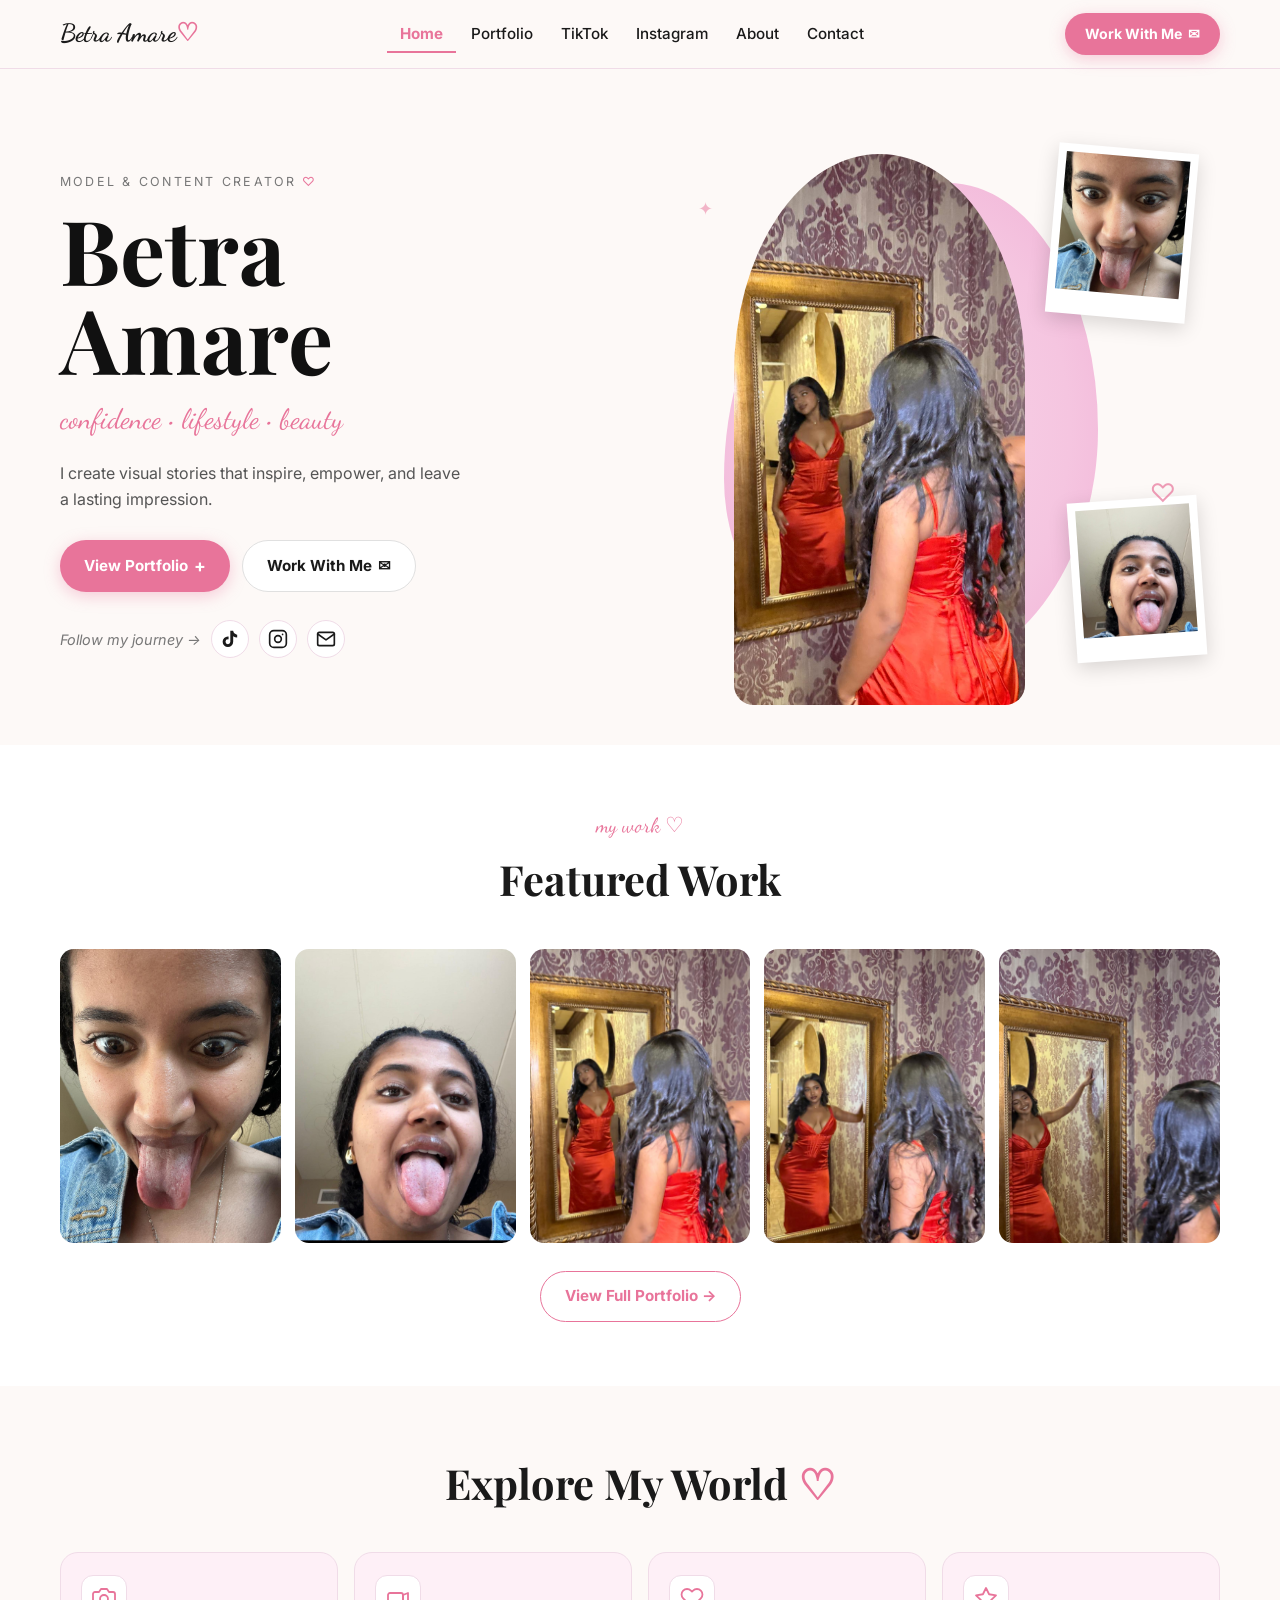
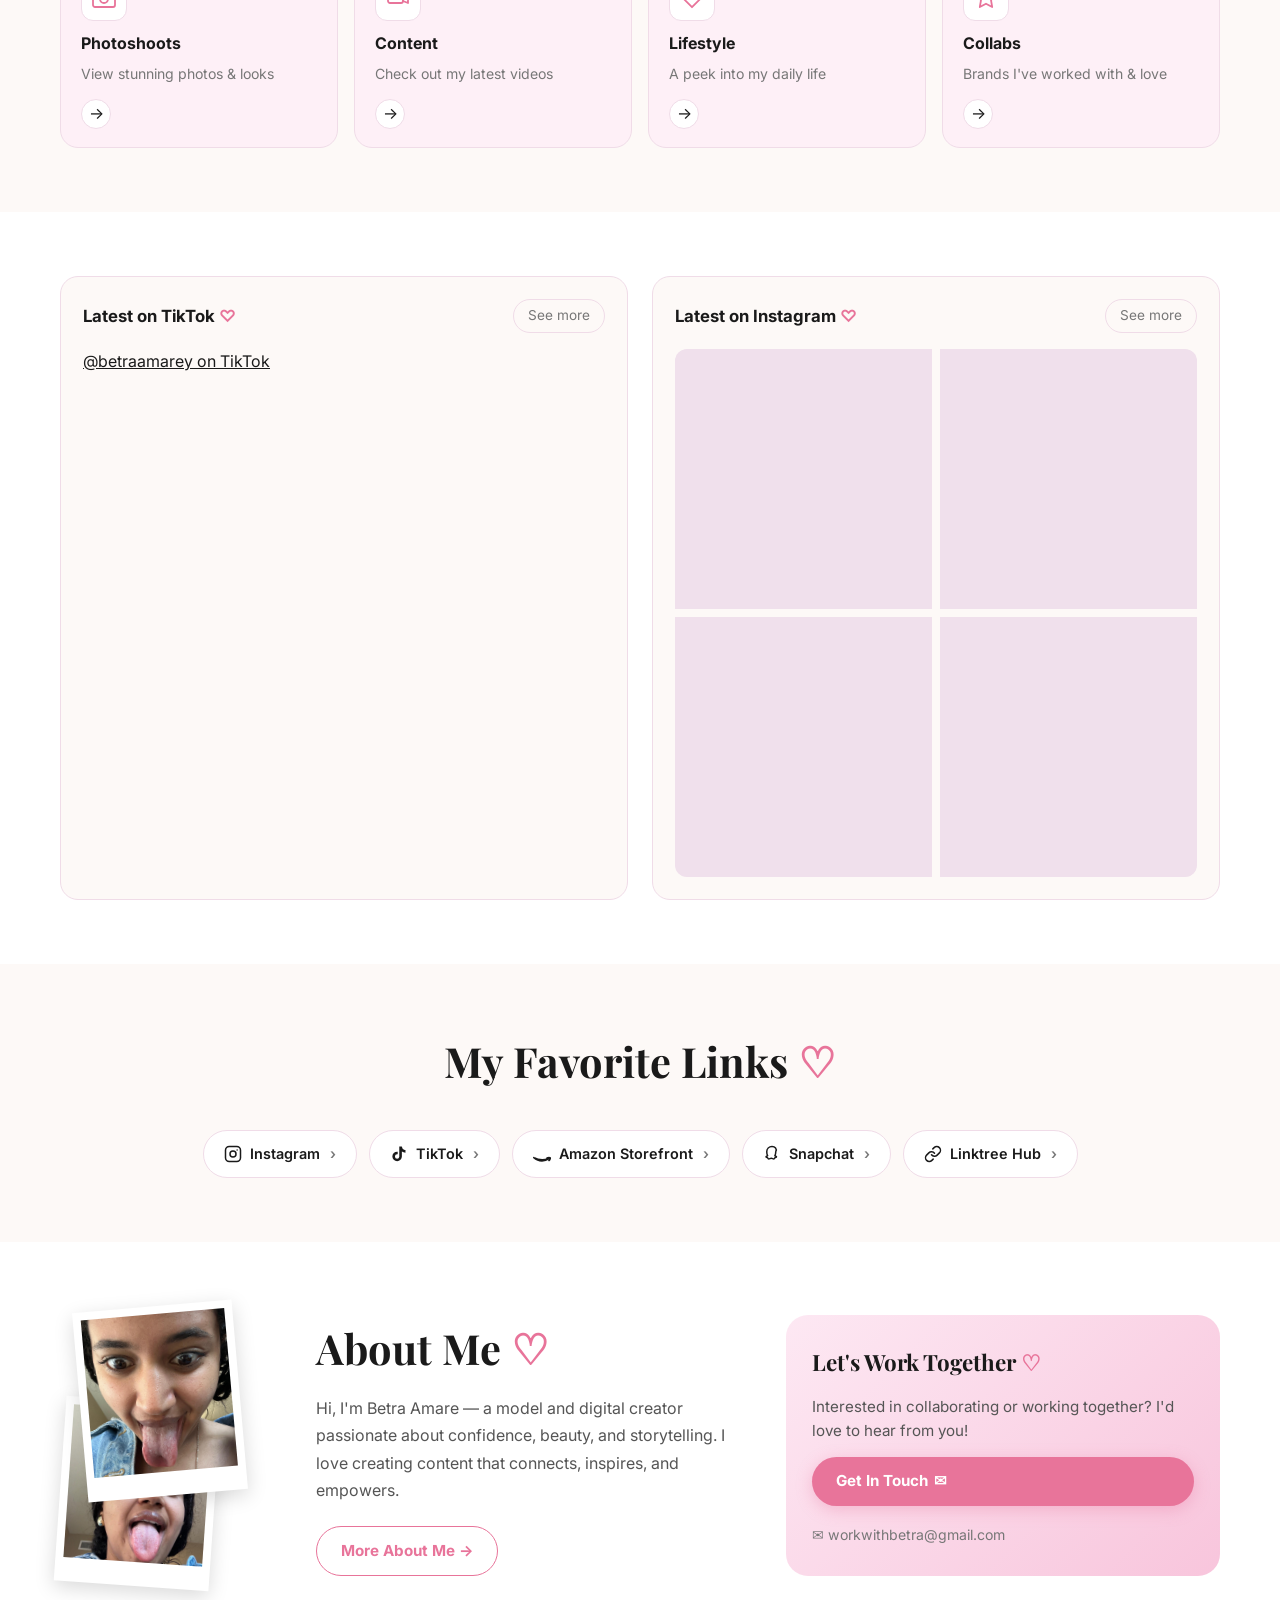
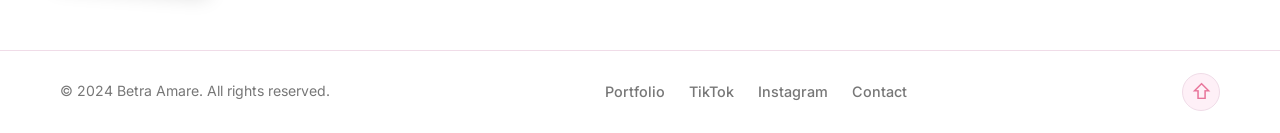
<file: index.html>
<!doctype html>
<html lang="en">
<head>
  <meta charset="UTF-8">
  <meta name="viewport" content="width=device-width, initial-scale=1.0">
  <title>Betra Amare | Model & Content Creator</title>
  <meta name="description" content="Official site of Betra Amare — model, content creator, and lifestyle influencer.">
  <meta property="og:title" content="Betra Amare | Model & Content Creator">
  <meta property="og:description" content="Confidence, lifestyle, and beauty — follow Betra Amare's journey.">
  <meta property="og:image" content="assets/photos/betra-07.jpg">
  <meta property="og:type" content="website">
  <meta name="twitter:card" content="summary_large_image">
  <link rel="preconnect" href="https://fonts.googleapis.com">
  <link rel="preconnect" href="https://fonts.gstatic.com" crossorigin>
  <link href="https://fonts.googleapis.com/css2?family=Dancing+Script:wght@600;700&family=Playfair+Display:wght@700&family=Inter:wght@400;500;600;700;800&display=swap" rel="stylesheet">
  <link rel="stylesheet" href="styles.css">
</head>
<body>

  <!-- NAV -->
  <header class="site-header">
    <div class="container nav-wrap">
      <a class="brand script-font" href="index.html">Betra Amare<span class="heart">&#9825;</span></a>
      <ul class="nav-links">
        <li><a class="active" href="index.html">Home</a></li>
        <li><a href="portfolio.html">Portfolio</a></li>
        <li><a href="tiktok.html">TikTok</a></li>
        <li><a href="instagram.html">Instagram</a></li>
        <li><a href="about.html">About</a></li>
        <li><a href="contact.html">Contact</a></li>
      </ul>
      <a class="btn primary btn-nav" href="contact.html">Work With Me <span class="icon-mail">&#9993;</span></a>
    </div>
  </header>

  <!-- HERO -->
  <section class="hero-section">
    <div class="container hero-container">
      <div class="hero-left" data-reveal>
        <p class="hero-label">MODEL &amp; CONTENT CREATOR <span class="heart">&#9825;</span></p>
        <h1 class="hero-heading">Betra<br>Amare</h1>
        <p class="hero-script">confidence &bull; lifestyle &bull; beauty</p>
        <p class="hero-desc">I create visual stories that inspire, empower, and leave a lasting impression.</p>
        <div class="btn-row hero-btns">
          <a class="btn primary" href="portfolio.html">View Portfolio <span class="plus">+</span></a>
          <a class="btn ghost-dark" href="contact.html">Work With Me <span class="icon-mail">&#9993;</span></a>
        </div>
        <div class="hero-social">
          <span class="follow-text">Follow my journey &#8594;</span>
          <a class="social-icon" href="https://www.tiktok.com/@betraamarey" target="_blank" rel="noopener" aria-label="TikTok">
            <svg width="20" height="20" viewBox="0 0 24 24" fill="currentColor"><path d="M19.59 6.69a4.83 4.83 0 0 1-3.77-4.25V2h-3.45v13.67a2.89 2.89 0 0 1-2.88 2.5 2.89 2.89 0 0 1-2.89-2.89 2.89 2.89 0 0 1 2.89-2.89c.28 0 .54.04.79.1V9.01a6.36 6.36 0 0 0-.79-.05 6.34 6.34 0 0 0-6.34 6.34 6.34 6.34 0 0 0 6.34 6.34 6.34 6.34 0 0 0 6.33-6.34V8.75a8.19 8.19 0 0 0 4.79 1.53V6.83a4.85 4.85 0 0 1-1.02-.14z"/></svg>
          </a>
          <a class="social-icon" href="https://www.instagram.com/betra_amare" target="_blank" rel="noopener" aria-label="Instagram">
            <svg width="20" height="20" viewBox="0 0 24 24" fill="none" stroke="currentColor" stroke-width="2" stroke-linecap="round" stroke-linejoin="round"><rect x="2" y="2" width="20" height="20" rx="5" ry="5"/><circle cx="12" cy="12" r="4"/><circle cx="17.5" cy="6.5" r="1" fill="currentColor" stroke="none"/></svg>
          </a>
          <a class="social-icon" href="mailto:betraamare@icloud.com" aria-label="Email">
            <svg width="20" height="20" viewBox="0 0 24 24" fill="none" stroke="currentColor" stroke-width="2" stroke-linecap="round" stroke-linejoin="round"><path d="M4 4h16c1.1 0 2 .9 2 2v12c0 1.1-.9 2-2 2H4c-1.1 0-2-.9-2-2V6c0-1.1.9-2 2-2z"/><polyline points="22,6 12,13 2,6"/></svg>
          </a>
        </div>
      </div>

      <div class="hero-right">
        <div class="hero-visual">
          <div class="hero-blob"></div>
          <img class="hero-main-img photo-fallback" src="assets/photos/fallback.svg" data-photo="assets/photos/betra-07.jpg" alt="Betra Amare" loading="eager" decoding="async">
          <div class="polaroid polaroid-top">
            <img class="photo-fallback" src="assets/photos/fallback.svg" data-photo="assets/photos/betra-01.jpg" alt="Betra portrait" loading="lazy" decoding="async">
          </div>
          <div class="polaroid polaroid-bottom">
            <img class="photo-fallback" src="assets/photos/fallback.svg" data-photo="assets/photos/betra-02.jpg" alt="Betra portrait" loading="lazy" decoding="async">
          </div>
          <span class="deco deco-heart-1">&#9825;</span>
          <span class="deco deco-sparkle-1">&#10022;</span>
          <span class="deco deco-sparkle-2">&#10022;</span>
        </div>
      </div>
    </div>
  </section>

  <!-- FEATURED WORK -->
  <section class="section featured-section" data-reveal>
    <div class="container">
      <p class="section-label">my work <span class="heart">&#9825;</span></p>
      <h2 class="section-title">Featured Work</h2>
      <div class="work-strip">
        <div class="work-photo"><img class="photo-fallback" src="assets/photos/fallback.svg" data-photo="assets/photos/betra-01.jpg" alt="Featured work 1" loading="lazy" decoding="async"></div>
        <div class="work-photo"><img class="photo-fallback" src="assets/photos/fallback.svg" data-photo="assets/photos/betra-02.jpg" alt="Featured work 2" loading="lazy" decoding="async"></div>
        <div class="work-photo"><img class="photo-fallback" src="assets/photos/fallback.svg" data-photo="assets/photos/betra-07.jpg" alt="Featured work 3" loading="lazy" decoding="async"></div>
        <div class="work-photo"><img class="photo-fallback" src="assets/photos/fallback.svg" data-photo="assets/photos/betra-06.jpg" alt="Featured work 4" loading="lazy" decoding="async"></div>
        <div class="work-photo"><img class="photo-fallback" src="assets/photos/fallback.svg" data-photo="assets/photos/betra-10.jpg" alt="Featured work 5" loading="lazy" decoding="async"></div>
      </div>
      <div class="center-btn">
        <a class="btn outline-pink" href="portfolio.html">View Full Portfolio &#8594;</a>
      </div>
    </div>
  </section>

  <!-- EXPLORE MY WORLD -->
  <section class="section explore-section" data-reveal>
    <div class="container">
      <h2 class="section-title">Explore My World <span class="heart">&#9825;</span></h2>
      <div class="explore-grid">
        <div class="explore-card">
          <div class="explore-icon">
            <svg width="24" height="24" viewBox="0 0 24 24" fill="none" stroke="currentColor" stroke-width="1.8" stroke-linecap="round" stroke-linejoin="round"><path d="M23 19a2 2 0 0 1-2 2H3a2 2 0 0 1-2-2V8a2 2 0 0 1 2-2h4l2-3h6l2 3h4a2 2 0 0 1 2 2z"/><circle cx="12" cy="13" r="4"/></svg>
          </div>
          <h3>Photoshoots</h3>
          <p>View stunning photos &amp; looks</p>
          <a class="explore-arrow" href="portfolio.html">&#8594;</a>
        </div>
        <div class="explore-card">
          <div class="explore-icon">
            <svg width="24" height="24" viewBox="0 0 24 24" fill="none" stroke="currentColor" stroke-width="1.8" stroke-linecap="round" stroke-linejoin="round"><rect x="2" y="7" width="15" height="10" rx="2"/><path d="m17 9 5-2v10l-5-2V9z"/></svg>
          </div>
          <h3>Content</h3>
          <p>Check out my latest videos</p>
          <a class="explore-arrow" href="tiktok.html">&#8594;</a>
        </div>
        <div class="explore-card">
          <div class="explore-icon">
            <svg width="24" height="24" viewBox="0 0 24 24" fill="none" stroke="currentColor" stroke-width="1.8" stroke-linecap="round" stroke-linejoin="round"><path d="M20.84 4.61a5.5 5.5 0 0 0-7.78 0L12 5.67l-1.06-1.06a5.5 5.5 0 0 0-7.78 7.78l1.06 1.06L12 21.23l7.78-7.78 1.06-1.06a5.5 5.5 0 0 0 0-7.78z"/></svg>
          </div>
          <h3>Lifestyle</h3>
          <p>A peek into my daily life</p>
          <a class="explore-arrow" href="instagram.html">&#8594;</a>
        </div>
        <div class="explore-card">
          <div class="explore-icon">
            <svg width="24" height="24" viewBox="0 0 24 24" fill="none" stroke="currentColor" stroke-width="1.8" stroke-linecap="round" stroke-linejoin="round"><polygon points="12 2 15.09 8.26 22 9.27 17 14.14 18.18 21.02 12 17.77 5.82 21.02 7 14.14 2 9.27 8.91 8.26 12 2"/></svg>
          </div>
          <h3>Collabs</h3>
          <p>Brands I've worked with &amp; love</p>
          <a class="explore-arrow" href="contact.html">&#8594;</a>
        </div>
      </div>
    </div>
  </section>

  <!-- LATEST CONTENT -->
  <section class="section latest-section" data-reveal>
    <div class="container">
      <div class="latest-grid">
        <!-- TikTok Panel — real creator embed -->
        <div class="latest-panel">
          <div class="panel-header">
            <h3>Latest on TikTok <span class="heart">&#9825;</span></h3>
            <a class="see-more" href="https://www.tiktok.com/@betraamarey" target="_blank" rel="noopener">See more</a>
          </div>
          <div class="tiktok-embed-wrap">
            <blockquote class="tiktok-embed"
              cite="https://www.tiktok.com/@betraamarey"
              data-unique-id="betraamarey"
              data-embed-type="creator"
              style="max-width:100%;min-width:288px;">
              <section>
                <a target="_blank" rel="noopener" href="https://www.tiktok.com/@betraamarey?refer=creator_embed">@betraamarey on TikTok</a>
              </section>
            </blockquote>
          </div>
        </div>

        <!-- Instagram Panel — post embeds (add your post URLs below) -->
        <div class="latest-panel">
          <div class="panel-header">
            <h3>Latest on Instagram <span class="heart">&#9825;</span></h3>
            <a class="see-more" href="https://www.instagram.com/betra_amare" target="_blank" rel="noopener">See more</a>
          </div>
          <div class="ig-grid-embed">
            <iframe class="ig-post-frame" src="https://www.instagram.com/reel/DXVym_MjlmE/embed/" frameborder="0" scrolling="no" allowtransparency="true" title="Instagram reel"></iframe>
            <iframe class="ig-post-frame" src="https://www.instagram.com/reel/DXUxLAHEdDy/embed/" frameborder="0" scrolling="no" allowtransparency="true" title="Instagram reel"></iframe>
            <iframe class="ig-post-frame" src="https://www.instagram.com/p/DQQiRV8DjJT/embed/" frameborder="0" scrolling="no" allowtransparency="true" title="Instagram post"></iframe>
            <iframe class="ig-post-frame" src="https://www.instagram.com/p/DPkid63jv1o/embed/" frameborder="0" scrolling="no" allowtransparency="true" title="Instagram post"></iframe>
          </div>
          </div>
        </div>
      </div>
    </div>
  </section>

  <!-- MY FAVORITE LINKS -->
  <section class="section fav-links-section" data-reveal>
    <div class="container">
      <h2 class="section-title">My Favorite Links <span class="heart">&#9825;</span></h2>
      <div class="fav-links-row">
        <a class="fav-pill" href="https://www.instagram.com/betra_amare" target="_blank" rel="noopener">
          <svg width="18" height="18" viewBox="0 0 24 24" fill="none" stroke="currentColor" stroke-width="2" stroke-linecap="round" stroke-linejoin="round"><rect x="2" y="2" width="20" height="20" rx="5"/><circle cx="12" cy="12" r="4"/><circle cx="17.5" cy="6.5" r="1" fill="currentColor" stroke="none"/></svg>
          Instagram <span class="pill-arrow">&#8250;</span>
        </a>
        <a class="fav-pill" href="https://www.tiktok.com/@betraamarey" target="_blank" rel="noopener">
          <svg width="18" height="18" viewBox="0 0 24 24" fill="currentColor"><path d="M19.59 6.69a4.83 4.83 0 0 1-3.77-4.25V2h-3.45v13.67a2.89 2.89 0 0 1-2.88 2.5 2.89 2.89 0 0 1-2.89-2.89 2.89 2.89 0 0 1 2.89-2.89c.28 0 .54.04.79.1V9.01a6.36 6.36 0 0 0-.79-.05 6.34 6.34 0 0 0-6.34 6.34 6.34 6.34 0 0 0 6.34 6.34 6.34 6.34 0 0 0 6.33-6.34V8.75a8.19 8.19 0 0 0 4.79 1.53V6.83a4.85 4.85 0 0 1-1.02-.14z"/></svg>
          TikTok <span class="pill-arrow">&#8250;</span>
        </a>
        <a class="fav-pill" href="https://www.amazon.com/shop" target="_blank" rel="noopener">
          <svg width="18" height="18" viewBox="0 0 24 24" fill="none" stroke="currentColor" stroke-width="2" stroke-linecap="round" stroke-linejoin="round"><path d="M20.9 18.6c-2.4 1.7-5.9 2.6-8.9 2.6-4.2 0-8-1.6-10.9-4.2-.2-.2 0-.5.3-.3 3.1 1.8 6.9 2.9 10.9 2.9 2.7 0 5.6-.6 8.3-1.7.4-.2.8.2.3.7z"/><path d="M21.8 17.6c-.3-.4-2.2-.2-3 .1-.3.1-.3-.2 0-.4 1.5-1 3.9-.7 4.2-.4.3.4-.1 2.7-1.4 3.8-.2.2-.4.1-.3-.1.3-.8.9-2.6.5-3z"/></svg>
          Amazon Storefront <span class="pill-arrow">&#8250;</span>
        </a>
        <a class="fav-pill" href="https://www.snapchat.com" target="_blank" rel="noopener">
          <svg width="18" height="18" viewBox="0 0 24 24" fill="none" stroke="currentColor" stroke-width="2" stroke-linecap="round" stroke-linejoin="round"><path d="M12 2C8 2 5 5 5 9c0 2.4.4 4.1 1.2 5.3-.4.2-.8.4-1.2.5-.7.2-1 .5-1 .9 0 .5.5.8 1.4 1 .2 0 .5.1.7.2.2.5.7 1.7 1.6 1.7.4 0 .9-.2 1.5-.5.6-.3 1.2-.5 1.8-.5s1.2.2 1.8.5c.6.3 1.1.5 1.5.5.9 0 1.4-1.2 1.6-1.7.2-.1.5-.2.7-.2.9-.2 1.4-.5 1.4-1 0-.4-.3-.7-1-.9-.4-.1-.8-.3-1.2-.5.8-1.2 1.2-2.9 1.2-5.3C19 5 16 2 12 2z"/></svg>
          Snapchat <span class="pill-arrow">&#8250;</span>
        </a>
        <a class="fav-pill" href="https://linktr.ee/betraamareBetraamarey" target="_blank" rel="noopener">
          <svg width="18" height="18" viewBox="0 0 24 24" fill="none" stroke="currentColor" stroke-width="2" stroke-linecap="round" stroke-linejoin="round"><path d="M10 13a5 5 0 0 0 7.54.54l3-3a5 5 0 0 0-7.07-7.07l-1.72 1.71"/><path d="M14 11a5 5 0 0 0-7.54-.54l-3 3a5 5 0 0 0 7.07 7.07l1.71-1.71"/></svg>
          Linktree Hub <span class="pill-arrow">&#8250;</span>
        </a>
      </div>
    </div>
  </section>

  <!-- ABOUT + COLLAB -->
  <section class="section bottom-section" data-reveal>
    <div class="container">
      <div class="bottom-grid">
        <div class="bottom-photos">
          <div class="polaroid polaroid-stack-top">
            <img class="photo-fallback" src="assets/photos/fallback.svg" data-photo="assets/photos/betra-01.jpg" alt="Betra portrait" loading="lazy" decoding="async">
          </div>
          <div class="polaroid polaroid-stack-bottom">
            <img class="photo-fallback" src="assets/photos/fallback.svg" data-photo="assets/photos/betra-02.jpg" alt="Betra portrait" loading="lazy" decoding="async">
          </div>
        </div>
        <div class="bottom-about" id="about">
          <h2 class="section-title">About Me <span class="heart">&#9825;</span></h2>
          <p>Hi, I'm Betra Amare — a model and digital creator passionate about confidence, beauty, and storytelling. I love creating content that connects, inspires, and empowers.</p>
          <a class="btn outline-pink" href="about.html">More About Me &#8594;</a>
        </div>
        <div class="bottom-collab">
          <h2>Let's Work Together <span class="heart">&#9825;</span></h2>
          <p>Interested in collaborating or working together? I'd love to hear from you!</p>
          <a class="btn primary" href="contact.html">Get In Touch <span class="icon-mail">&#9993;</span></a>
          <p class="collab-email">&#9993; workwithbetra@gmail.com</p>
        </div>
      </div>
    </div>
  </section>

  <!-- FOOTER -->
  <footer class="site-footer">
    <div class="container footer-wrap">
      <p class="footer-copy">&copy; 2024 Betra Amare. All rights reserved.</p>
      <ul class="footer-links">
        <li><a href="portfolio.html">Portfolio</a></li>
        <li><a href="tiktok.html">TikTok</a></li>
        <li><a href="instagram.html">Instagram</a></li>
        <li><a href="contact.html">Contact</a></li>
      </ul>
      <a class="back-top" href="#" aria-label="Back to top">&#8679;</a>
    </div>
  </footer>

  <script async src="https://www.tiktok.com/embed.js"></script>
  <script src="script.js"></script>
</body>
</html>
</file>
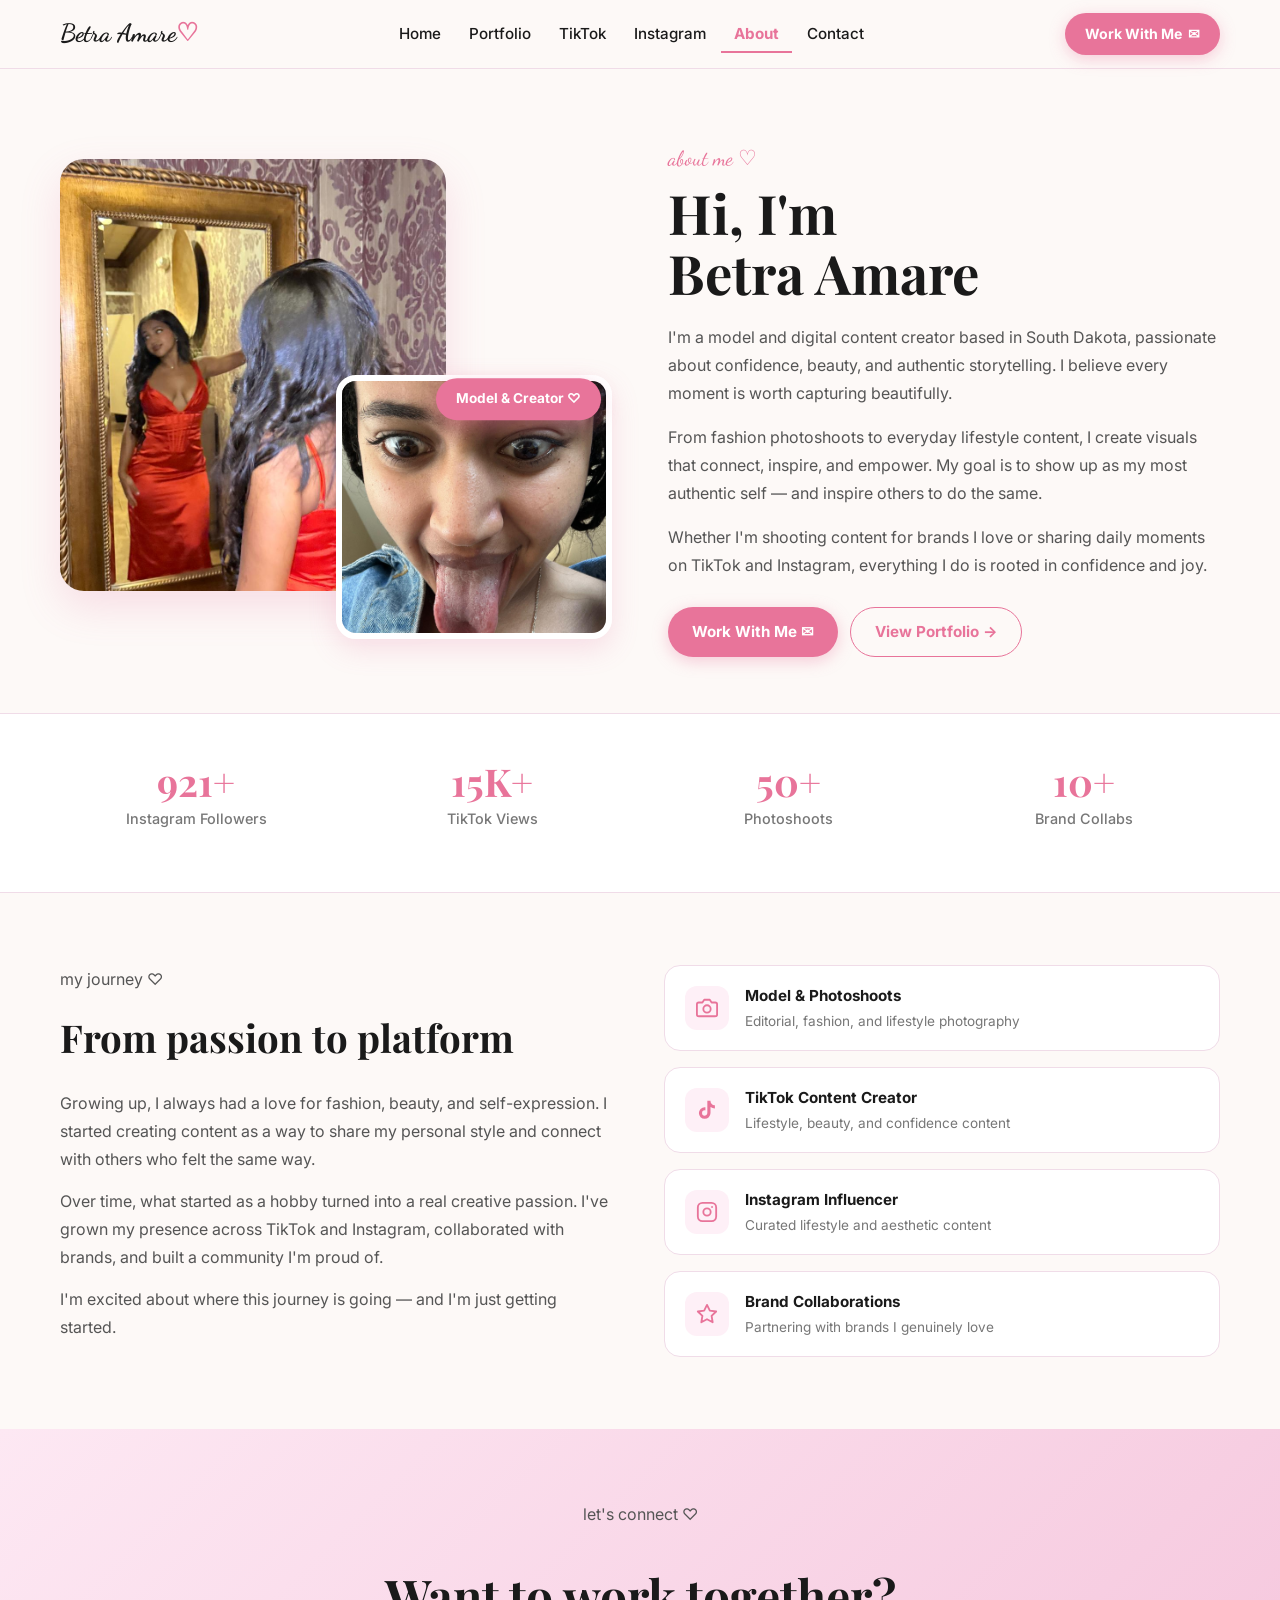
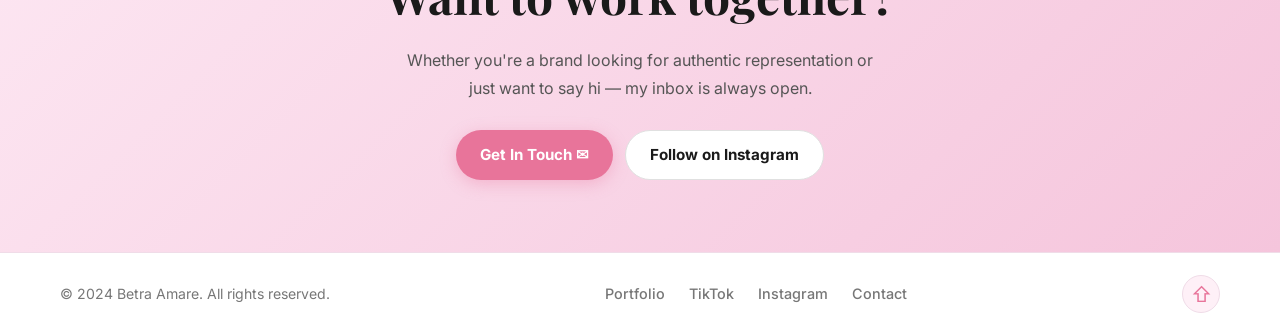
<file: about.html>
<!doctype html>
<html lang="en">
<head>
  <meta charset="UTF-8">
  <meta name="viewport" content="width=device-width, initial-scale=1.0">
  <title>About | Betra Amare</title>
  <meta name="description" content="Learn more about Betra Amare — model, content creator, and lifestyle influencer.">
  <link rel="preconnect" href="https://fonts.googleapis.com">
  <link rel="preconnect" href="https://fonts.gstatic.com" crossorigin>
  <link href="https://fonts.googleapis.com/css2?family=Dancing+Script:wght@600;700&family=Playfair+Display:wght@700&family=Inter:wght@400;500;600;700;800&display=swap" rel="stylesheet">
  <link rel="stylesheet" href="styles.css">
  <style>
    /* ── About page styles ── */
    .about-hero {
      padding: 72px 0 56px;
      background: var(--bg);
    }
    .about-hero-grid {
      display: grid;
      grid-template-columns: 1fr 1fr;
      gap: 56px;
      align-items: center;
    }
    .about-photos {
      position: relative;
      height: 480px;
    }
    .about-photo-main {
      position: absolute;
      left: 0; top: 0;
      width: 70%;
      height: 90%;
      border-radius: 24px;
      overflow: hidden;
      box-shadow: 0 16px 40px rgba(220,100,150,.18);
    }
    .about-photo-main img { width: 100%; height: 100%; object-fit: cover; }
    .about-photo-accent {
      position: absolute;
      right: 0; bottom: 0;
      width: 50%;
      height: 55%;
      border-radius: 20px;
      overflow: hidden;
      box-shadow: 0 10px 28px rgba(220,100,150,.18);
      border: 6px solid #fff;
    }
    .about-photo-accent img { width: 100%; height: 100%; object-fit: cover; }
    .about-badge {
      position: absolute;
      top: 50%;
      right: 2%;
      transform: translateY(-50%);
      background: var(--primary);
      color: #fff;
      border-radius: 999px;
      padding: 10px 20px;
      font-weight: 700;
      font-size: 0.85rem;
      box-shadow: 0 6px 18px rgba(232,116,154,.4);
      white-space: nowrap;
    }
    .about-copy .page-label {
      font-family: 'Dancing Script', cursive;
      font-size: 1.3rem;
      color: var(--primary);
      margin: 0 0 6px;
    }
    .about-copy h1 {
      font-family: 'Playfair Display', Georgia, serif;
      font-size: clamp(2.2rem, 4.5vw, 3.4rem);
      font-weight: 700;
      margin: 0 0 20px;
      line-height: 1.1;
    }
    .about-copy p {
      color: #555;
      line-height: 1.75;
      margin: 0 0 16px;
    }
    .about-copy .btn-row { margin-top: 28px; }

    /* Stats row */
    .stats-section {
      background: #fff;
      padding: 48px 0;
      border-top: 1px solid var(--border);
      border-bottom: 1px solid var(--border);
    }
    .stats-grid {
      display: grid;
      grid-template-columns: repeat(4, 1fr);
      gap: 24px;
      text-align: center;
    }
    .stat-item {}
    .stat-num {
      font-family: 'Playfair Display', Georgia, serif;
      font-size: 2.4rem;
      font-weight: 700;
      color: var(--primary);
      display: block;
      line-height: 1;
    }
    .stat-label {
      font-size: 0.9rem;
      color: var(--muted);
      margin-top: 6px;
      font-weight: 500;
    }

    /* My story */
    .story-section { padding: 72px 0; background: var(--bg); }
    .story-grid {
      display: grid;
      grid-template-columns: 1fr 1fr;
      gap: 48px;
      align-items: start;
    }
    .story-copy h2 {
      font-family: 'Playfair Display', Georgia, serif;
      font-size: clamp(1.8rem, 3vw, 2.4rem);
      margin: 0 0 20px;
    }
    .story-copy p { color: #555; line-height: 1.75; margin: 0 0 14px; }
    .story-highlights {
      display: flex;
      flex-direction: column;
      gap: 16px;
    }
    .highlight-card {
      background: #fff;
      border: 1px solid var(--border);
      border-radius: 16px;
      padding: 18px 20px;
      display: flex;
      align-items: center;
      gap: 16px;
      transition: box-shadow .2s, transform .2s;
    }
    .highlight-card:hover { box-shadow: var(--shadow); transform: translateX(4px); }
    .highlight-icon {
      width: 44px;
      height: 44px;
      border-radius: 12px;
      background: var(--surface-2);
      display: flex;
      align-items: center;
      justify-content: center;
      color: var(--primary);
      flex-shrink: 0;
    }
    .highlight-text h4 { margin: 0 0 2px; font-size: 0.95rem; }
    .highlight-text p { margin: 0; font-size: 0.85rem; color: var(--muted); }

    /* Brands / collab CTA */
    .collab-cta {
      background: linear-gradient(135deg, #fde8f3 0%, #f5c5dc 100%);
      padding: 72px 0;
      text-align: center;
    }
    .collab-cta h2 {
      font-family: 'Playfair Display', Georgia, serif;
      font-size: clamp(2rem, 4vw, 3rem);
      margin: 0 0 14px;
    }
    .collab-cta p { color: #555; max-width: 480px; margin: 0 auto 28px; line-height: 1.7; }
    .collab-cta .btn-row { justify-content: center; }

    @media (max-width: 900px) {
      .about-hero-grid { grid-template-columns: 1fr; }
      .about-photos { height: 360px; }
      .story-grid { grid-template-columns: 1fr; }
      .stats-grid { grid-template-columns: repeat(2, 1fr); }
    }
    @media (max-width: 600px) {
      .about-photos { height: 280px; }
      .stats-grid { grid-template-columns: repeat(2, 1fr); }
    }
  </style>
</head>
<body>

  <header class="site-header">
    <div class="container nav-wrap">
      <a class="brand script-font" href="index.html">Betra Amare<span class="heart">&#9825;</span></a>
      <ul class="nav-links">
        <li><a href="index.html">Home</a></li>
        <li><a href="portfolio.html">Portfolio</a></li>
        <li><a href="tiktok.html">TikTok</a></li>
        <li><a href="instagram.html">Instagram</a></li>
        <li><a class="active" href="about.html">About</a></li>
        <li><a href="contact.html">Contact</a></li>
      </ul>
      <a class="btn primary btn-nav" href="contact.html">Work With Me <span class="icon-mail">&#9993;</span></a>
    </div>
  </header>

  <!-- ABOUT HERO -->
  <section class="about-hero">
    <div class="container about-hero-grid">
      <div class="about-photos" data-reveal>
        <div class="about-photo-main">
          <img class="photo-fallback" src="assets/photos/fallback.svg" data-photo="assets/photos/betra-07.jpg" alt="Betra Amare" loading="eager" decoding="async">
        </div>
        <div class="about-photo-accent">
          <img class="photo-fallback" src="assets/photos/fallback.svg" data-photo="assets/photos/betra-01.jpg" alt="Betra portrait" loading="lazy" decoding="async">
        </div>
        <div class="about-badge">Model &amp; Creator &#9825;</div>
      </div>
      <div class="about-copy" data-reveal>
        <p class="page-label">about me &#9825;</p>
        <h1>Hi, I'm<br>Betra Amare</h1>
        <p>I'm a model and digital content creator based in South Dakota, passionate about confidence, beauty, and authentic storytelling. I believe every moment is worth capturing beautifully.</p>
        <p>From fashion photoshoots to everyday lifestyle content, I create visuals that connect, inspire, and empower. My goal is to show up as my most authentic self — and inspire others to do the same.</p>
        <p>Whether I'm shooting content for brands I love or sharing daily moments on TikTok and Instagram, everything I do is rooted in confidence and joy.</p>
        <div class="btn-row">
          <a class="btn primary" href="contact.html">Work With Me &#9993;</a>
          <a class="btn outline-pink" href="portfolio.html">View Portfolio &#8594;</a>
        </div>
      </div>
    </div>
  </section>

  <!-- STATS -->
  <section class="stats-section" data-reveal>
    <div class="container">
      <div class="stats-grid">
        <div class="stat-item">
          <span class="stat-num">921+</span>
          <p class="stat-label">Instagram Followers</p>
        </div>
        <div class="stat-item">
          <span class="stat-num">15K+</span>
          <p class="stat-label">TikTok Views</p>
        </div>
        <div class="stat-item">
          <span class="stat-num">50+</span>
          <p class="stat-label">Photoshoots</p>
        </div>
        <div class="stat-item">
          <span class="stat-num">10+</span>
          <p class="stat-label">Brand Collabs</p>
        </div>
      </div>
    </div>
  </section>

  <!-- MY STORY -->
  <section class="story-section" data-reveal>
    <div class="container story-grid">
      <div class="story-copy">
        <p class="page-label">my journey &#9825;</p>
        <h2>From passion to platform</h2>
        <p>Growing up, I always had a love for fashion, beauty, and self-expression. I started creating content as a way to share my personal style and connect with others who felt the same way.</p>
        <p>Over time, what started as a hobby turned into a real creative passion. I've grown my presence across TikTok and Instagram, collaborated with brands, and built a community I'm proud of.</p>
        <p>I'm excited about where this journey is going — and I'm just getting started.</p>
      </div>
      <div class="story-highlights">
        <div class="highlight-card">
          <div class="highlight-icon">
            <svg width="22" height="22" viewBox="0 0 24 24" fill="none" stroke="currentColor" stroke-width="2" stroke-linecap="round" stroke-linejoin="round"><path d="M23 19a2 2 0 0 1-2 2H3a2 2 0 0 1-2-2V8a2 2 0 0 1 2-2h4l2-3h6l2 3h4a2 2 0 0 1 2 2z"/><circle cx="12" cy="13" r="4"/></svg>
          </div>
          <div class="highlight-text">
            <h4>Model &amp; Photoshoots</h4>
            <p>Editorial, fashion, and lifestyle photography</p>
          </div>
        </div>
        <div class="highlight-card">
          <div class="highlight-icon">
            <svg width="22" height="22" viewBox="0 0 24 24" fill="currentColor"><path d="M19.59 6.69a4.83 4.83 0 0 1-3.77-4.25V2h-3.45v13.67a2.89 2.89 0 0 1-2.88 2.5 2.89 2.89 0 0 1-2.89-2.89 2.89 2.89 0 0 1 2.89-2.89c.28 0 .54.04.79.1V9.01a6.36 6.36 0 0 0-.79-.05 6.34 6.34 0 0 0-6.34 6.34 6.34 6.34 0 0 0 6.34 6.34 6.34 6.34 0 0 0 6.33-6.34V8.75a8.19 8.19 0 0 0 4.79 1.53V6.83a4.85 4.85 0 0 1-1.02-.14z"/></svg>
          </div>
          <div class="highlight-text">
            <h4>TikTok Content Creator</h4>
            <p>Lifestyle, beauty, and confidence content</p>
          </div>
        </div>
        <div class="highlight-card">
          <div class="highlight-icon">
            <svg width="22" height="22" viewBox="0 0 24 24" fill="none" stroke="currentColor" stroke-width="2" stroke-linecap="round" stroke-linejoin="round"><rect x="2" y="2" width="20" height="20" rx="5"/><circle cx="12" cy="12" r="4"/><circle cx="17.5" cy="6.5" r="1" fill="currentColor" stroke="none"/></svg>
          </div>
          <div class="highlight-text">
            <h4>Instagram Influencer</h4>
            <p>Curated lifestyle and aesthetic content</p>
          </div>
        </div>
        <div class="highlight-card">
          <div class="highlight-icon">
            <svg width="22" height="22" viewBox="0 0 24 24" fill="none" stroke="currentColor" stroke-width="2" stroke-linecap="round" stroke-linejoin="round"><polygon points="12 2 15.09 8.26 22 9.27 17 14.14 18.18 21.02 12 17.77 5.82 21.02 7 14.14 2 9.27 8.91 8.26 12 2"/></svg>
          </div>
          <div class="highlight-text">
            <h4>Brand Collaborations</h4>
            <p>Partnering with brands I genuinely love</p>
          </div>
        </div>
      </div>
    </div>
  </section>

  <!-- COLLAB CTA -->
  <section class="collab-cta" data-reveal>
    <div class="container">
      <p class="page-label">let's connect &#9825;</p>
      <h2>Want to work together?</h2>
      <p>Whether you're a brand looking for authentic representation or just want to say hi — my inbox is always open.</p>
      <div class="btn-row">
        <a class="btn primary" href="contact.html">Get In Touch &#9993;</a>
        <a class="btn ghost-dark" href="https://www.instagram.com/betra_amare" target="_blank" rel="noopener">Follow on Instagram</a>
      </div>
    </div>
  </section>

  <footer class="site-footer">
    <div class="container footer-wrap">
      <p class="footer-copy">&copy; 2024 Betra Amare. All rights reserved.</p>
      <ul class="footer-links">
        <li><a href="portfolio.html">Portfolio</a></li>
        <li><a href="tiktok.html">TikTok</a></li>
        <li><a href="instagram.html">Instagram</a></li>
        <li><a href="contact.html">Contact</a></li>
      </ul>
      <a class="back-top" href="#" aria-label="Back to top">&#8679;</a>
    </div>
  </footer>

  <script src="script.js"></script>
</body>
</html>
</file>
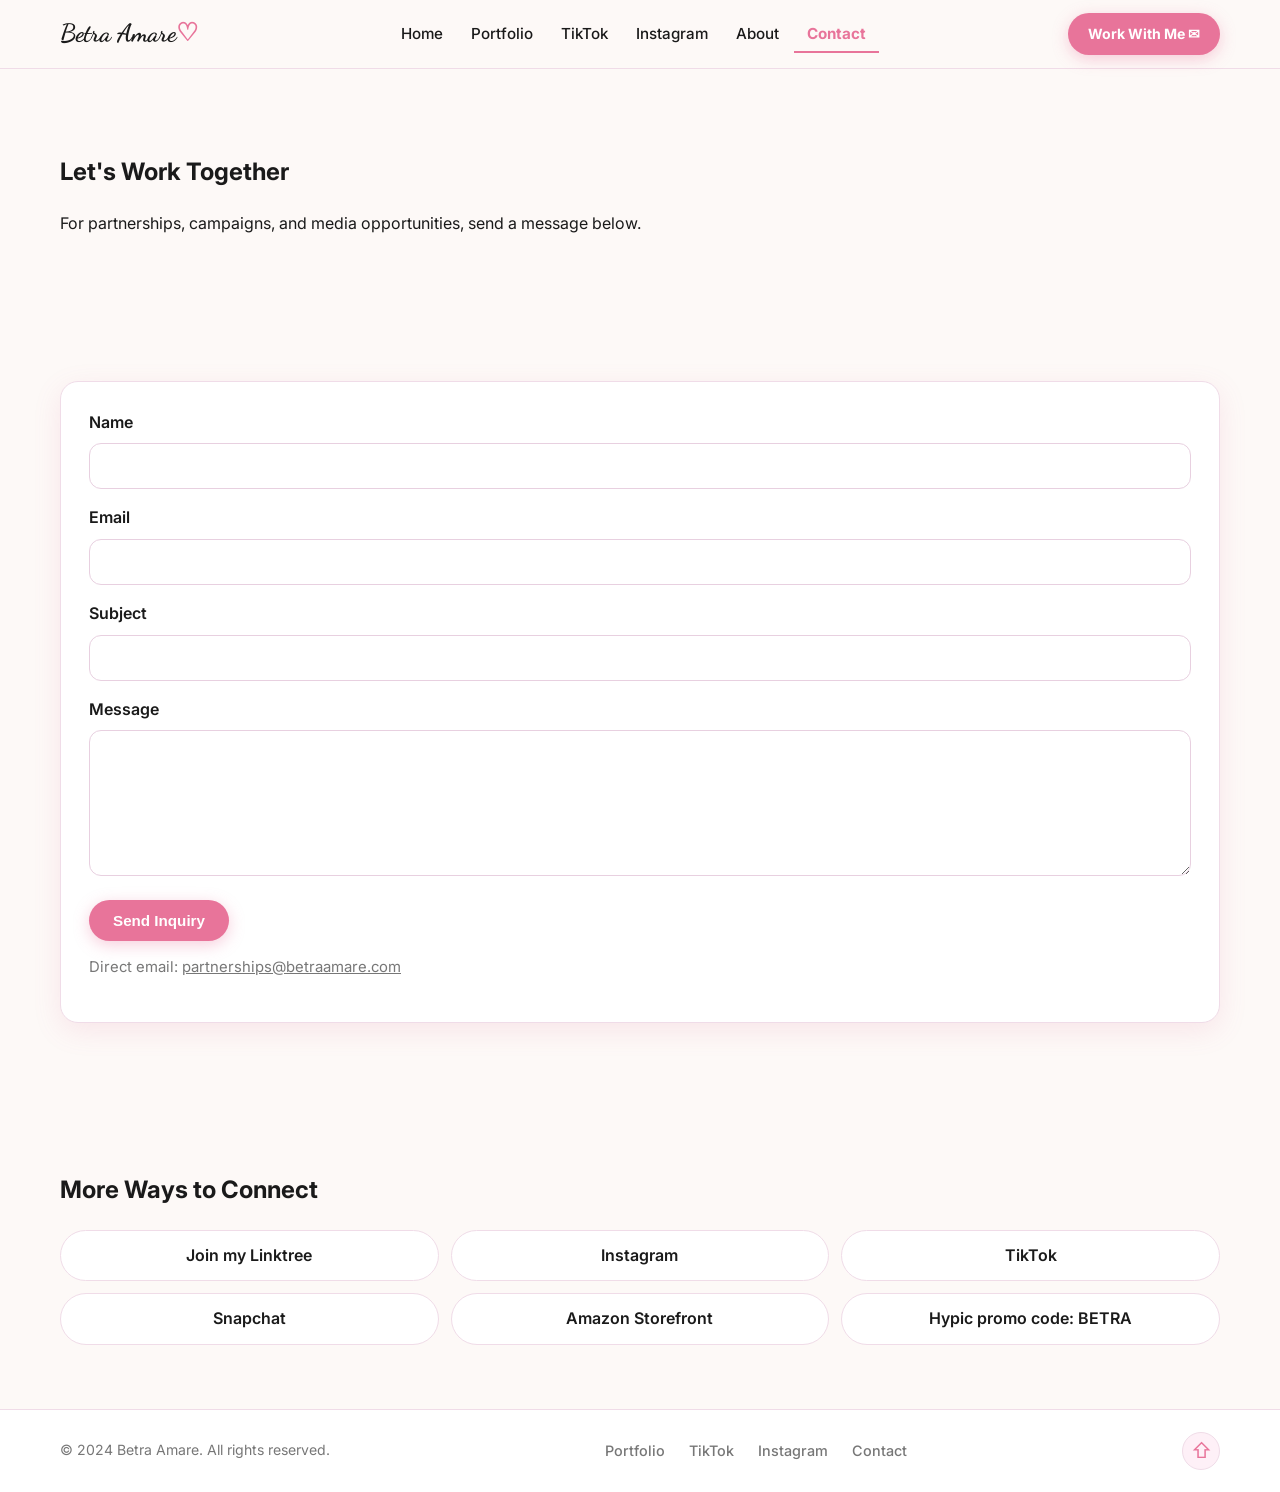
<file: contact.html>
<!doctype html>
<html lang="en">
<head>
  <meta charset="UTF-8">
  <meta name="viewport" content="width=device-width, initial-scale=1.0">
  <title>Contact | Betra Amare</title>
  <meta name="description" content="Contact Betra Amare for campaigns, collaborations, and business opportunities.">
  <meta property="og:title" content="Contact | Betra Amare">
  <meta property="og:description" content="Business inquiries for Betra Amare.">
  <meta property="og:image" content="assets/photos/betra-07.jpg">
  <link rel="preconnect" href="https://fonts.googleapis.com">
  <link rel="preconnect" href="https://fonts.gstatic.com" crossorigin>
  <link href="https://fonts.googleapis.com/css2?family=Dancing+Script:wght@600;700&family=Playfair+Display:wght@700&family=Inter:wght@400;500;600;700;800&display=swap" rel="stylesheet">
  <link rel="stylesheet" href="styles.css">
</head>
<body>
<header class="site-header">
  <div class="container nav-wrap">
    <a class="brand script-font" href="index.html">Betra Amare<span class="heart">&#9825;</span></a>
    <ul class="nav-links">
      <li><a href="index.html">Home</a></li>
      <li><a href="portfolio.html">Portfolio</a></li>
      <li><a href="tiktok.html">TikTok</a></li>
      <li><a href="instagram.html">Instagram</a></li>
      <li><a href="about.html">About</a></li>
      <li><a class="active" href="contact.html">Contact</a></li>
    </ul>
    <a class="btn primary btn-nav" href="contact.html">Work With Me &#9993;</a>
  </div>
</header>
<main class="container">
  <section class="section" data-reveal>
    <h1>Let's Work Together</h1>
    <p class="section-intro">For partnerships, campaigns, and media opportunities, send a message below.</p>
  </section>

  <section class="section" data-reveal>
    <form id="contact-form" class="form-card" novalidate>
      <div class="form-row">
        <label for="name">Name</label>
        <input class="input" id="name" name="name" type="text" autocomplete="name" required>
      </div>
      <div class="form-row">
        <label for="email">Email</label>
        <input class="input" id="email" name="email" type="email" autocomplete="email" required>
      </div>
      <div class="form-row">
        <label for="subject">Subject</label>
        <input class="input" id="subject" name="subject" type="text" autocomplete="off">
      </div>
      <div class="form-row">
        <label for="message">Message</label>
        <textarea id="message" name="message" rows="6" required></textarea>
      </div>
      <button class="btn primary" type="submit">Send Inquiry</button>
      <p class="small">Direct email: <a href="mailto:partnerships@betraamare.com">partnerships@betraamare.com</a></p>
    </form>
  </section>

  <section class="section" data-reveal>
    <h2>More Ways to Connect</h2>
    <div class="link-grid">
      <a class="link-pill" href="https://linktr.ee/betraamareBetraamarey" target="_blank" rel="noopener">Join my Linktree</a>
      <a class="link-pill" href="https://www.instagram.com/betra_amare" target="_blank" rel="noopener">Instagram</a>
      <a class="link-pill" href="https://www.tiktok.com/@betraamarey" target="_blank" rel="noopener">TikTok</a>
      <a class="link-pill" href="https://www.snapchat.com" target="_blank" rel="noopener">Snapchat</a>
      <a class="link-pill" href="https://www.amazon.com/shop" target="_blank" rel="noopener">Amazon Storefront</a>
      <a class="link-pill" href="https://www.hypic.com" target="_blank" rel="noopener">Hypic promo code: BETRA</a>
    </div>
  </section>
</main>
<footer class="site-footer">
  <div class="container footer-wrap">
    <p class="footer-copy">&copy; 2024 Betra Amare. All rights reserved.</p>
    <ul class="footer-links">
      <li><a href="portfolio.html">Portfolio</a></li>
      <li><a href="tiktok.html">TikTok</a></li>
      <li><a href="instagram.html">Instagram</a></li>
      <li><a href="contact.html">Contact</a></li>
    </ul>
    <a class="back-top" href="#" aria-label="Back to top">&#8679;</a>
  </div>
</footer>
<script src="script.js"></script>
</body>
</html>
</file>
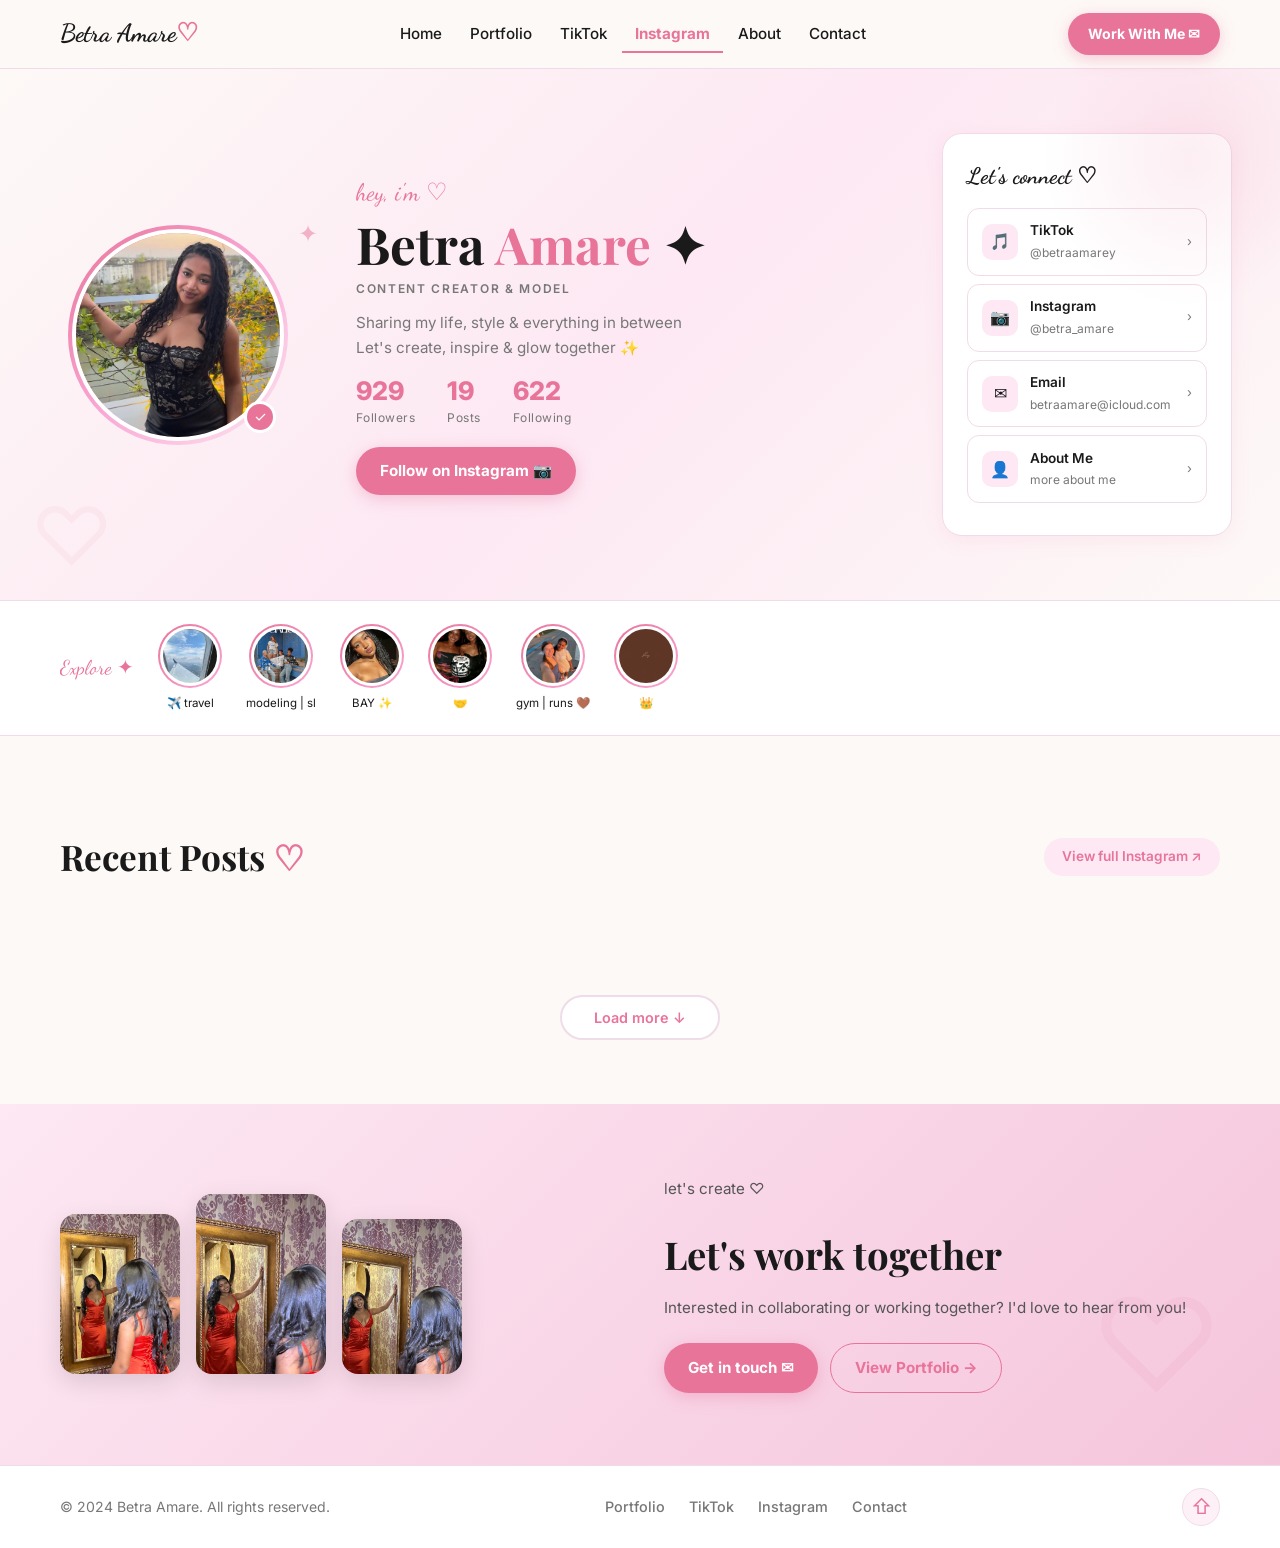
<file: instagram.html>
<!doctype html>
<html lang="en">
<head>
  <meta charset="UTF-8">
  <meta name="viewport" content="width=device-width, initial-scale=1.0">
  <title>Instagram | Betra Amare</title>
  <meta name="description" content="Instagram feed and highlights from Betra Amare — Content Creator & Model.">
  <link rel="preconnect" href="https://fonts.googleapis.com">
  <link rel="preconnect" href="https://fonts.gstatic.com" crossorigin>
  <link href="https://fonts.googleapis.com/css2?family=Dancing+Script:wght@600;700&family=Playfair+Display:wght@700&family=Inter:wght@400;500;600;700;800&display=swap" rel="stylesheet">
  <link rel="stylesheet" href="styles.css">
  <style>
    /* ── Instagram page ── */

    /* HERO */
    .ig-hero {
      display: grid;
      grid-template-columns: 260px 1fr 290px;
      gap: 3rem;
      align-items: center;
      padding: 4rem 3rem;
      background: linear-gradient(135deg, var(--bg) 0%, #fde8f3 50%, var(--bg) 100%);
      position: relative;
      overflow: hidden;
    }
    .ig-hero::before {
      content: '';
      position: absolute;
      top: -60px; right: -60px;
      width: 300px; height: 300px;
      background: radial-gradient(circle, rgba(232,116,154,0.12) 0%, transparent 70%);
      border-radius: 50%;
      pointer-events: none;
    }
    .ig-hero::after {
      content: '♡';
      position: absolute;
      bottom: 1.5rem; left: 2rem;
      font-size: 5rem;
      color: rgba(232,116,154,0.07);
      line-height: 1;
      pointer-events: none;
    }

    .ig-photo-wrap { position: relative; display: flex; justify-content: center; }
    .ig-photo-ring {
      width: 220px; height: 220px;
      border-radius: 50%;
      background: linear-gradient(135deg, var(--primary), #f9a8d4, #fde8f3);
      padding: 4px;
      position: relative;
    }
    .ig-photo-ring img {
      width: 100%; height: 100%;
      border-radius: 50%;
      object-fit: cover;
      border: 4px solid #fff;
    }
    .ig-photo-ring .verified {
      position: absolute;
      bottom: 12px; right: 12px;
      background: var(--primary);
      color: #fff;
      width: 32px; height: 32px;
      border-radius: 50%;
      display: flex; align-items: center; justify-content: center;
      font-size: 0.9rem;
      border: 3px solid #fff;
    }
    .ig-hero-deco {
      position: absolute;
      top: -10px; right: -10px;
      font-size: 1.5rem;
      color: var(--primary);
      opacity: 0.5;
    }

    .ig-hero-text .greeting {
      font-family: 'Dancing Script', cursive;
      font-size: 1.5rem;
      color: var(--primary);
      margin: 0 0 4px;
    }
    .ig-hero-text h1 {
      font-family: 'Playfair Display', Georgia, serif;
      font-size: clamp(2.2rem, 4vw, 3.4rem);
      font-weight: 700;
      line-height: 1.1;
      margin: 0 0 6px;
    }
    .ig-hero-text h1 span { color: var(--primary); }
    .ig-hero-text .ig-title {
      font-size: 0.75rem;
      letter-spacing: 0.14em;
      text-transform: uppercase;
      color: var(--muted);
      margin: 0 0 12px;
      font-weight: 600;
    }
    .ig-hero-text .ig-bio {
      font-size: 0.95rem;
      color: var(--muted);
      line-height: 1.65;
      margin: 0 0 18px;
    }
    .ig-hero-stats { display: flex; gap: 2rem; margin: 0 0 20px; }
    .ig-hero-stats .stat strong {
      display: block;
      font-family: 'Inter', sans-serif;
      font-size: 1.6rem;
      font-weight: 800;
      color: var(--primary);
      line-height: 1;
    }
    .ig-hero-stats .stat span {
      display: block;
      font-size: 0.75rem;
      color: var(--muted);
      letter-spacing: 0.04em;
      margin-top: 4px;
      background: none;
      border: none;
      padding: 0;
      border-radius: 0;
    }

    /* CONNECT CARD */
    .ig-connect-card {
      background: #fff;
      border-radius: 20px;
      padding: 1.5rem;
      box-shadow: 0 4px 20px rgba(232,116,154,0.1);
      border: 1px solid var(--border);
    }
    .ig-connect-card h3 {
      font-family: 'Dancing Script', cursive;
      font-size: 1.4rem;
      color: var(--text);
      margin: 0 0 14px;
    }
    .connect-link {
      display: flex;
      align-items: center;
      gap: 0.75rem;
      padding: 0.7rem 0.9rem;
      border-radius: 12px;
      text-decoration: none;
      color: var(--text);
      font-size: 0.85rem;
      transition: background 0.2s;
      margin-bottom: 0.5rem;
      border: 1px solid var(--border);
    }
    .connect-link:hover { background: #fde8f3; }
    .connect-link .c-icon {
      width: 36px; height: 36px;
      border-radius: 10px;
      background: #fde8f3;
      display: flex; align-items: center; justify-content: center;
      font-size: 1rem;
      flex-shrink: 0;
    }
    .connect-link .c-info strong { display: block; font-weight: 600; font-size: 0.85rem; }
    .connect-link .c-info small { color: var(--muted); font-size: 0.75rem; }
    .connect-link .c-arrow { margin-left: auto; color: var(--muted); font-size: 0.8rem; }

    /* HIGHLIGHTS */
    .ig-highlights {
      background: #fff;
      padding: 1.4rem 0;
      border-top: 1px solid var(--border);
      border-bottom: 1px solid var(--border);
    }
    .ig-highlights-inner {
      display: flex;
      align-items: center;
      gap: 1.5rem;
      overflow-x: auto;
      scrollbar-width: none;
    }
    .ig-highlights-inner::-webkit-scrollbar { display: none; }
    .highlights-label {
      font-family: 'Dancing Script', cursive;
      font-size: 1.25rem;
      color: var(--primary);
      white-space: nowrap;
      flex-shrink: 0;
    }
    .highlight-chip {
      display: flex;
      flex-direction: column;
      align-items: center;
      gap: 0.4rem;
      flex-shrink: 0;
      text-decoration: none;
      color: var(--text);
    }
    .highlight-chip .ring {
      width: 64px; height: 64px;
      border-radius: 50%;
      background: linear-gradient(135deg, var(--primary), #f9a8d4);
      padding: 2px;
      transition: transform 0.2s;
    }
    .highlight-chip:hover .ring { transform: scale(1.06); }
    .highlight-chip .ring-inner {
      width: 100%; height: 100%;
      border-radius: 50%;
      background: #fff;
      padding: 3px;
      overflow: hidden;
    }
    .highlight-chip .ring-inner img {
      width: 100%; height: 100%;
      border-radius: 50%;
      object-fit: cover;
    }
    .highlight-chip span { font-size: 0.72rem; color: var(--text); white-space: nowrap; }

    /* POSTS */
    .ig-posts-section { padding: 64px 0; }
    .ig-posts-header {
      display: flex;
      align-items: center;
      justify-content: space-between;
      margin-bottom: 28px;
    }
    .ig-posts-header h2 {
      font-family: 'Playfair Display', Georgia, serif;
      font-size: clamp(1.8rem, 3vw, 2.2rem);
      font-weight: 700;
      display: flex;
      align-items: center;
      gap: 0.5rem;
    }
    .ig-posts-header h2 span { color: var(--primary); }
    .ig-view-all {
      display: inline-flex;
      align-items: center;
      gap: 6px;
      background: #fde8f3;
      color: var(--primary);
      padding: 8px 18px;
      border-radius: 999px;
      text-decoration: none;
      font-size: 0.85rem;
      font-weight: 600;
      transition: background 0.2s;
    }
    .ig-view-all:hover { background: #f5c5dc; }

    .posts-grid { display: grid; grid-template-columns: repeat(3, 1fr); gap: 16px; }
    .post-embed-wrap {
      border-radius: 16px;
      overflow: hidden;
      background: #fff;
      box-shadow: 0 2px 12px rgba(0,0,0,0.06);
    }
    .post-embed-wrap .instagram-media {
      margin: 0 !important;
      min-width: unset !important;
      width: 100% !important;
    }
    .post-embed-wrap.hidden { display: none; }

    .load-more-wrap { text-align: center; margin-top: 36px; }
    .load-more-btn {
      display: inline-flex;
      align-items: center;
      gap: 8px;
      background: #fff;
      border: 2px solid var(--border);
      color: var(--primary);
      padding: 12px 32px;
      border-radius: 999px;
      font-size: 0.9rem;
      font-weight: 600;
      cursor: pointer;
      transition: all 0.2s;
      font-family: inherit;
    }
    .load-more-btn:hover { background: #fde8f3; border-color: var(--primary); }

    /* COLLAB */
    .ig-collab {
      background: linear-gradient(135deg, #fde8f3 0%, #f5c5dc 100%);
      padding: 72px 0;
    }
    .ig-collab-grid {
      display: grid;
      grid-template-columns: 1fr 1fr;
      gap: 3rem;
      align-items: center;
      position: relative;
    }
    .ig-collab-grid::after {
      content: '♡';
      position: absolute;
      right: 0; bottom: -1rem;
      font-size: 8rem;
      color: rgba(232,116,154,0.08);
      line-height: 1;
      pointer-events: none;
    }
    .ig-collab-photos { display: flex; gap: 1rem; align-items: flex-end; }
    .ig-collab-photos .cp {
      border-radius: 16px;
      overflow: hidden;
      box-shadow: 0 8px 24px rgba(0,0,0,0.12);
      background: #f5c5dc;
      flex-shrink: 0;
      transition: transform .3s ease, box-shadow .3s ease;
      cursor: pointer;
    }
    .ig-collab-photos .cp:hover {
      transform: translateY(-10px) rotate(1.5deg) scale(1.04);
      box-shadow: 0 20px 40px rgba(232,116,154,0.35), 0 8px 20px rgba(0,0,0,0.15);
    }
    .ig-collab-photos .cp:nth-child(2):hover {
      transform: translateY(-10px) rotate(-1.5deg) scale(1.04);
    }
    .ig-collab-photos .cp img { width: 100%; height: 100%; object-fit: cover; display: block; transition: transform .3s ease; }
    .ig-collab-photos .cp:hover img { transform: scale(1.06); }
    .ig-collab-text h2 {
      font-family: 'Playfair Display', Georgia, serif;
      font-size: clamp(1.8rem, 3.5vw, 2.4rem);
      font-weight: 700;
      margin: 0 0 10px;
    }
    .ig-collab-text p { color: #555; line-height: 1.7; margin: 0 0 22px; font-size: 0.95rem; }

    /* RESPONSIVE */
    @media (max-width: 1060px) {
      .ig-hero { grid-template-columns: 220px 1fr; }
      .ig-connect-card { display: none; }
    }
    @media (max-width: 860px) {
      .ig-hero { grid-template-columns: 1fr; text-align: center; padding: 2.5rem 0; }
      .ig-photo-wrap { justify-content: center; }
      .ig-stats { justify-content: center; }
      .ig-hero-text .btn-row { justify-content: center; }
      .posts-grid { grid-template-columns: repeat(2, 1fr); }
      .ig-collab-grid { grid-template-columns: 1fr; }
      .ig-collab-photos { justify-content: center; }
    }
    @media (max-width: 540px) {
      .posts-grid { grid-template-columns: 1fr; }
    }
  </style>
</head>
<body>

<header class="site-header">
  <div class="container nav-wrap">
    <a class="brand script-font" href="index.html">Betra Amare<span class="heart">&#9825;</span></a>
    <ul class="nav-links">
      <li><a href="index.html">Home</a></li>
      <li><a href="portfolio.html">Portfolio</a></li>
      <li><a href="tiktok.html">TikTok</a></li>
      <li><a class="active" href="instagram.html">Instagram</a></li>
      <li><a href="about.html">About</a></li>
      <li><a href="contact.html">Contact</a></li>
    </ul>
    <a class="btn primary btn-nav" href="contact.html">Work With Me &#9993;</a>
  </div>
</header>

<!-- HERO -->
<section class="ig-hero">
  <div class="ig-photo-wrap">
    <div class="ig-photo-ring">
      <img src="assets/photos/profile.jpg" onerror="this.src='assets/photos/fallback.svg'" alt="Betra Amare">
      <div class="verified">&#10003;</div>
    </div>
    <span class="ig-hero-deco">&#10022;</span>
  </div>

  <div class="ig-hero-text">
    <p class="greeting">hey, i'm &#9825;</p>
    <h1>Betra <span>Amare</span> &#10022;</h1>
    <p class="ig-title">Content Creator &amp; Model</p>
    <p class="ig-bio">Sharing my life, style &amp; everything in between<br>Let's create, inspire &amp; glow together &#10024;</p>
    <div class="ig-hero-stats">
      <div class="stat"><strong>929</strong><span>Followers</span></div>
      <div class="stat"><strong>19</strong><span>Posts</span></div>
      <div class="stat"><strong>622</strong><span>Following</span></div>
    </div>
    <div class="btn-row">
      <a class="btn primary" href="https://www.instagram.com/betra_amare" target="_blank" rel="noopener">Follow on Instagram &#128247;</a>
    </div>
  </div>

  <div class="ig-connect-card">
    <h3>Let's connect &#9825;</h3>
    <a href="https://www.tiktok.com/@betraamarey" target="_blank" rel="noopener" class="connect-link">
      <span class="c-icon">&#127925;</span>
      <span class="c-info"><strong>TikTok</strong><small>@betraamarey</small></span>
      <span class="c-arrow">&#8250;</span>
    </a>
    <a href="https://www.instagram.com/betra_amare" target="_blank" rel="noopener" class="connect-link">
      <span class="c-icon">&#128247;</span>
      <span class="c-info"><strong>Instagram</strong><small>@betra_amare</small></span>
      <span class="c-arrow">&#8250;</span>
    </a>
    <a href="mailto:betraamare@icloud.com" class="connect-link">
      <span class="c-icon">&#9993;</span>
      <span class="c-info"><strong>Email</strong><small>betraamare@icloud.com</small></span>
      <span class="c-arrow">&#8250;</span>
    </a>
    <a href="about.html" class="connect-link">
      <span class="c-icon">&#128100;</span>
      <span class="c-info"><strong>About Me</strong><small>more about me</small></span>
      <span class="c-arrow">&#8250;</span>
    </a>
  </div>
</section>

<!-- HIGHLIGHTS -->
<div class="ig-highlights">
  <div class="container">
    <div class="ig-highlights-inner">
      <span class="highlights-label">Explore &#10022;</span>
      <a class="highlight-chip" href="https://www.instagram.com/s/aGlnaGxpZ2h0OjE4MDAyMDY1NzE1MjkxMjk3?story_media_id=3213512469019265384&igsh=MTJiYzFkb2pqZmwyYg==" target="_blank" rel="noopener">
        <div class="ring"><div class="ring-inner"><img src="assets/photos/highlight-1.jpg" onerror="this.src='assets/photos/fallback.svg'" alt="travel"></div></div>
        <span>&#9992;&#65039; travel</span>
      </a>
      <a class="highlight-chip" href="https://www.instagram.com/s/aGlnaGxpZ2h0OjE4MDQ0NjYwMTExNjk0MDAw?story_media_id=3706600582763279635&igsh=dXV0ZG82MmI0ank=" target="_blank" rel="noopener">
        <div class="ring"><div class="ring-inner"><img src="assets/photos/highlight-2.jpg" onerror="this.src='assets/photos/fallback.svg'" alt="modeling"></div></div>
        <span>modeling | sl</span>
      </a>
      <a class="highlight-chip" href="https://www.instagram.com/s/aGlnaGxpZ2h0OjE3OTM1NjUzODAwMjQ2NzM1?story_media_id=3209477891447386106&igsh=MXB4azUwYnVmdDRtZQ==" target="_blank" rel="noopener">
        <div class="ring"><div class="ring-inner"><img src="assets/photos/highlight-3.jpg" onerror="this.src='assets/photos/fallback.svg'" alt="BAY"></div></div>
        <span>BAY &#10024;</span>
      </a>
      <a class="highlight-chip" href="https://www.instagram.com/s/aGlnaGxpZ2h0OjE3OTI0MDgxMzU1MDA4OTIw?story_media_id=3595474052320887431&igsh=bzg3N3M2ZHBtcmFo" target="_blank" rel="noopener">
        <div class="ring"><div class="ring-inner"><img src="assets/photos/highlight-4.jpg" onerror="this.src='assets/photos/fallback.svg'" alt="collab"></div></div>
        <span>&#129309;</span>
      </a>
      <a class="highlight-chip" href="https://www.instagram.com/s/aGlnaGxpZ2h0OjE4MDYwNDE5ODYxNDA2ODAy?story_media_id=3731774497260210687&igsh=MTRyNDc2aXdpb256Zg==" target="_blank" rel="noopener">
        <div class="ring"><div class="ring-inner"><img src="assets/photos/highlight-5.jpg" onerror="this.src='assets/photos/fallback.svg'" alt="gym"></div></div>
        <span>gym | runs &#129294;</span>
      </a>
      <a class="highlight-chip" href="https://www.instagram.com/s/aGlnaGxpZ2h0OjE4MDQ3ODk1OTAyMTk4NzYz?story_media_id=3672527924964681968&igsh=MXhpb2J0Nm83dXphNQ==" target="_blank" rel="noopener">
        <div class="ring"><div class="ring-inner"><img src="assets/photos/highlight-6.jpg" onerror="this.src='assets/photos/fallback.svg'" alt="crown"></div></div>
        <span>&#128081;</span>
      </a>
    </div>
  </div>
</div>

<!-- POSTS -->
<section class="ig-posts-section">
  <div class="container">
    <div class="ig-posts-header">
      <h2>Recent Posts <span>&#9825;</span></h2>
      <a href="https://www.instagram.com/betra_amare" target="_blank" rel="noopener" class="ig-view-all">View full Instagram &#8599;</a>
    </div>

    <div class="posts-grid" id="postsGrid">
      <div class="post-embed-wrap"><blockquote class="instagram-media" data-instgrm-permalink="https://www.instagram.com/p/DPkid63jv1o/" data-instgrm-version="14"></blockquote></div>
      <div class="post-embed-wrap"><blockquote class="instagram-media" data-instgrm-permalink="https://www.instagram.com/reel/DXVym_MjlmE/" data-instgrm-version="14"></blockquote></div>
      <div class="post-embed-wrap"><blockquote class="instagram-media" data-instgrm-permalink="https://www.instagram.com/reel/DXUxLAHEdDy/" data-instgrm-version="14"></blockquote></div>
      <div class="post-embed-wrap"><blockquote class="instagram-media" data-instgrm-permalink="https://www.instagram.com/reel/DXSg83gjvYy/" data-instgrm-version="14"></blockquote></div>
      <div class="post-embed-wrap"><blockquote class="instagram-media" data-instgrm-permalink="https://www.instagram.com/reel/DXP3J4bjnC-/" data-instgrm-version="14"></blockquote></div>
      <div class="post-embed-wrap"><blockquote class="instagram-media" data-instgrm-permalink="https://www.instagram.com/p/DWXriYYjqwK/" data-instgrm-version="14"></blockquote></div>
      <div class="post-embed-wrap hidden"><blockquote class="instagram-media" data-instgrm-permalink="https://www.instagram.com/p/DQQiRV8DjJT/" data-instgrm-version="14"></blockquote></div>
      <div class="post-embed-wrap hidden"><blockquote class="instagram-media" data-instgrm-permalink="https://www.instagram.com/p/DUMP42rjh7g/" data-instgrm-version="14"></blockquote></div>
      <div class="post-embed-wrap hidden"><blockquote class="instagram-media" data-instgrm-permalink="https://www.instagram.com/p/DSy0ppUjg93/" data-instgrm-version="14"></blockquote></div>
      <div class="post-embed-wrap hidden"><blockquote class="instagram-media" data-instgrm-permalink="https://www.instagram.com/reel/DSJbd_9Dkt2/" data-instgrm-version="14"></blockquote></div>
      <div class="post-embed-wrap hidden"><blockquote class="instagram-media" data-instgrm-permalink="https://www.instagram.com/p/DRdOW9ZDnRQ/" data-instgrm-version="14"></blockquote></div>
      <div class="post-embed-wrap hidden"><blockquote class="instagram-media" data-instgrm-permalink="https://www.instagram.com/p/DRQs_FfDk2K/" data-instgrm-version="14"></blockquote></div>
      <div class="post-embed-wrap hidden"><blockquote class="instagram-media" data-instgrm-permalink="https://www.instagram.com/p/DQpcFD4kRun/" data-instgrm-version="14"></blockquote></div>
      <div class="post-embed-wrap hidden"><blockquote class="instagram-media" data-instgrm-permalink="https://www.instagram.com/p/DMeVurGuf1J/" data-instgrm-version="14"></blockquote></div>
      <div class="post-embed-wrap hidden"><blockquote class="instagram-media" data-instgrm-permalink="https://www.instagram.com/p/DKgBKkJO6Wn/" data-instgrm-version="14"></blockquote></div>
      <div class="post-embed-wrap hidden"><blockquote class="instagram-media" data-instgrm-permalink="https://www.instagram.com/p/DCXwEQ4OxjY/" data-instgrm-version="14"></blockquote></div>
      <div class="post-embed-wrap hidden"><blockquote class="instagram-media" data-instgrm-permalink="https://www.instagram.com/p/DBm9NiMuTlM/" data-instgrm-version="14"></blockquote></div>
      <div class="post-embed-wrap hidden"><blockquote class="instagram-media" data-instgrm-permalink="https://www.instagram.com/p/DJfEkI2OFIQ/" data-instgrm-version="14"></blockquote></div>
      <div class="post-embed-wrap hidden"><blockquote class="instagram-media" data-instgrm-permalink="https://www.instagram.com/p/Cyb6zS8sNuz/" data-instgrm-version="14"></blockquote></div>
    </div>

    <div class="load-more-wrap">
      <button class="load-more-btn" id="loadMoreBtn" onclick="loadMore()">Load more &#8595;</button>
    </div>
  </div>
</section>

<!-- COLLAB -->
<section class="ig-collab" data-reveal>
  <div class="container">
    <div class="ig-collab-grid">
      <div class="ig-collab-photos">
        <div class="cp" style="width:120px;height:160px;"><img src="assets/photos/betra-07.jpg" onerror="this.src='assets/photos/fallback.svg'" alt="Betra Amare"></div>
        <div class="cp" style="width:130px;height:180px;"><img src="assets/photos/betra-08.jpg" onerror="this.src='assets/photos/fallback.svg'" alt="Betra Amare"></div>
        <div class="cp" style="width:120px;height:155px;"><img src="assets/photos/betra-09.jpg" onerror="this.src='assets/photos/fallback.svg'" alt="Betra Amare"></div>
      </div>
      <div class="ig-collab-text">
        <p class="page-label">let's create &#9825;</p>
        <h2>Let's work together</h2>
        <p>Interested in collaborating or working together? I'd love to hear from you!</p>
        <div class="btn-row">
          <a class="btn primary" href="contact.html">Get in touch &#9993;</a>
          <a class="btn outline-pink" href="portfolio.html">View Portfolio &#8594;</a>
        </div>
      </div>
    </div>
  </div>
</section>

<footer class="site-footer">
  <div class="container footer-wrap">
    <p class="footer-copy">&copy; 2024 Betra Amare. All rights reserved.</p>
    <ul class="footer-links">
      <li><a href="portfolio.html">Portfolio</a></li>
      <li><a href="tiktok.html">TikTok</a></li>
      <li><a href="instagram.html">Instagram</a></li>
      <li><a href="contact.html">Contact</a></li>
    </ul>
    <a class="back-top" href="#" aria-label="Back to top">&#8679;</a>
  </div>
</footer>

<script async src="https://www.instagram.com/embed.js"></script>
<script src="script.js"></script>
<script>
  function loadMore() {
    const hidden = document.querySelectorAll('.post-embed-wrap.hidden');
    let shown = 0;
    hidden.forEach(el => {
      if (shown < 6) { el.classList.remove('hidden'); shown++; }
    });
    if (document.querySelectorAll('.post-embed-wrap.hidden').length === 0) {
      document.getElementById('loadMoreBtn').style.display = 'none';
    }
    if (window.instgrm) window.instgrm.Embeds.process();
  }
</script>
</body>
</html>
</file>
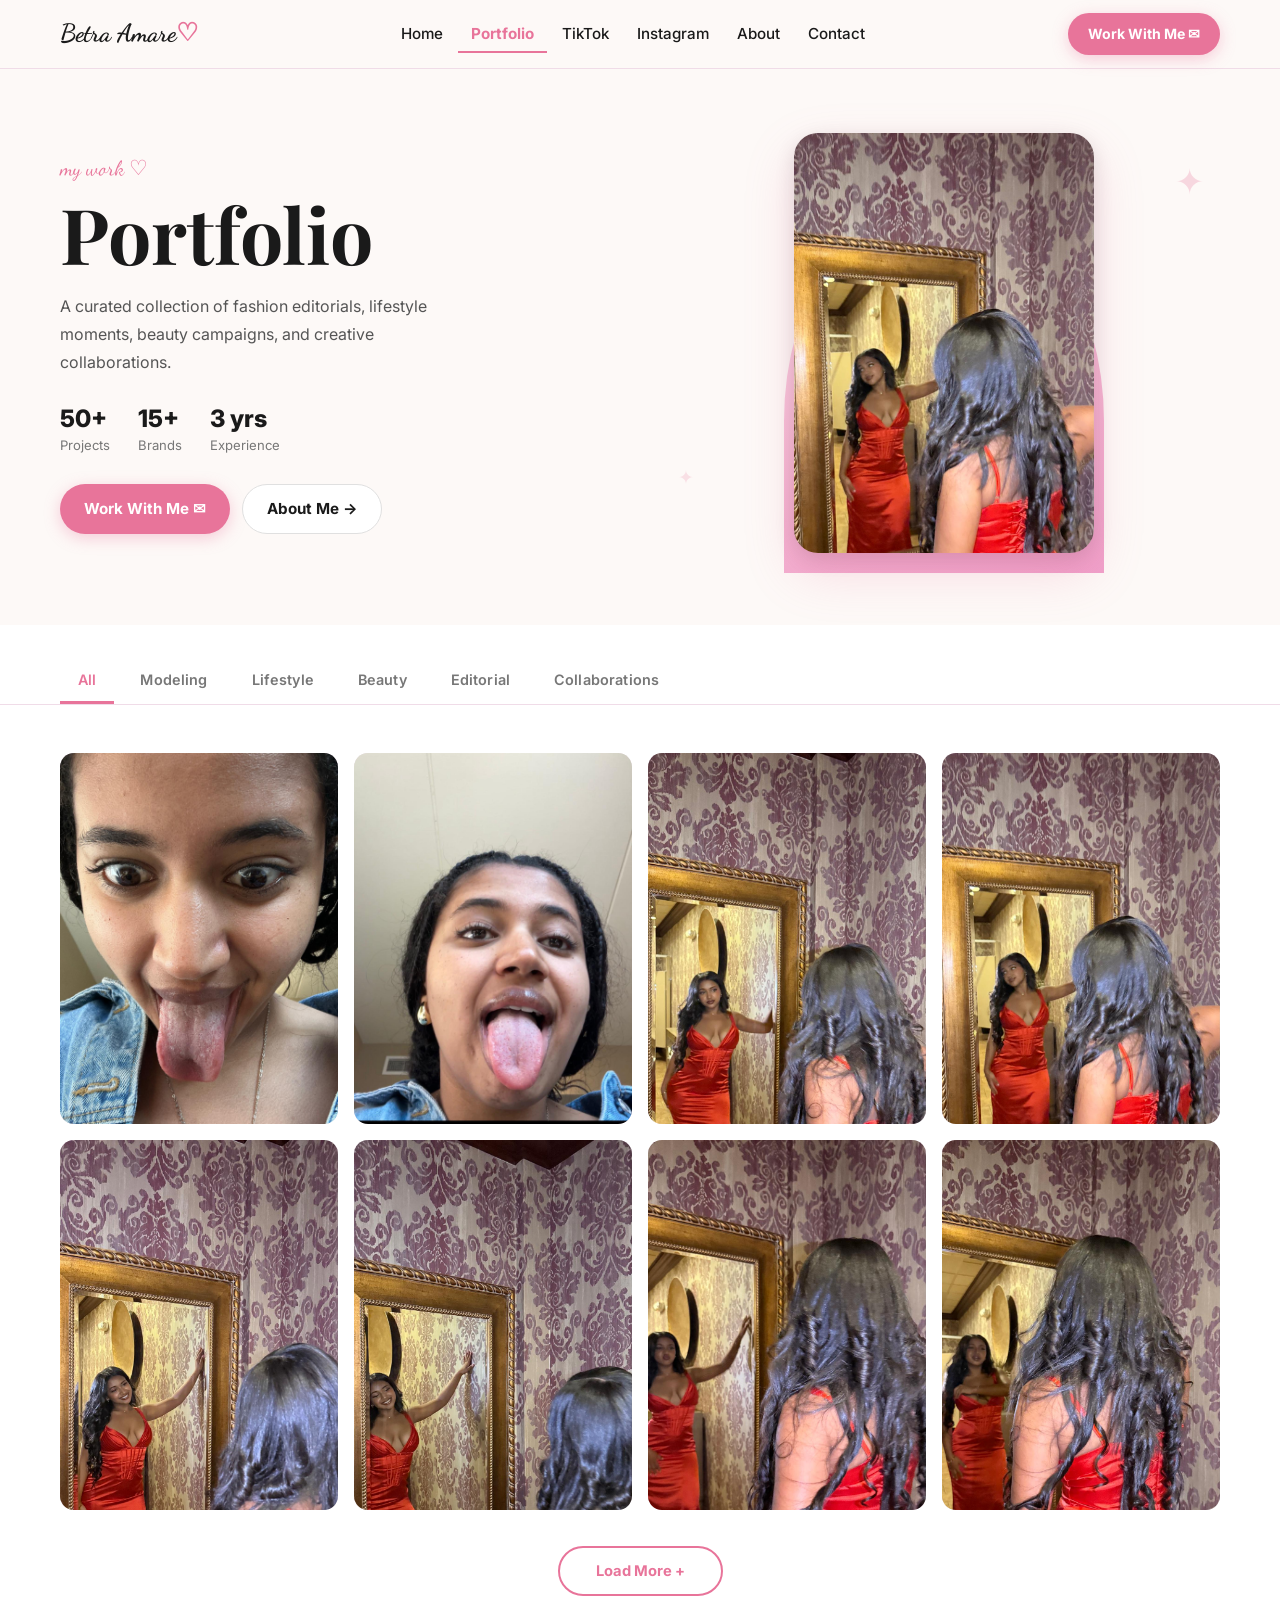
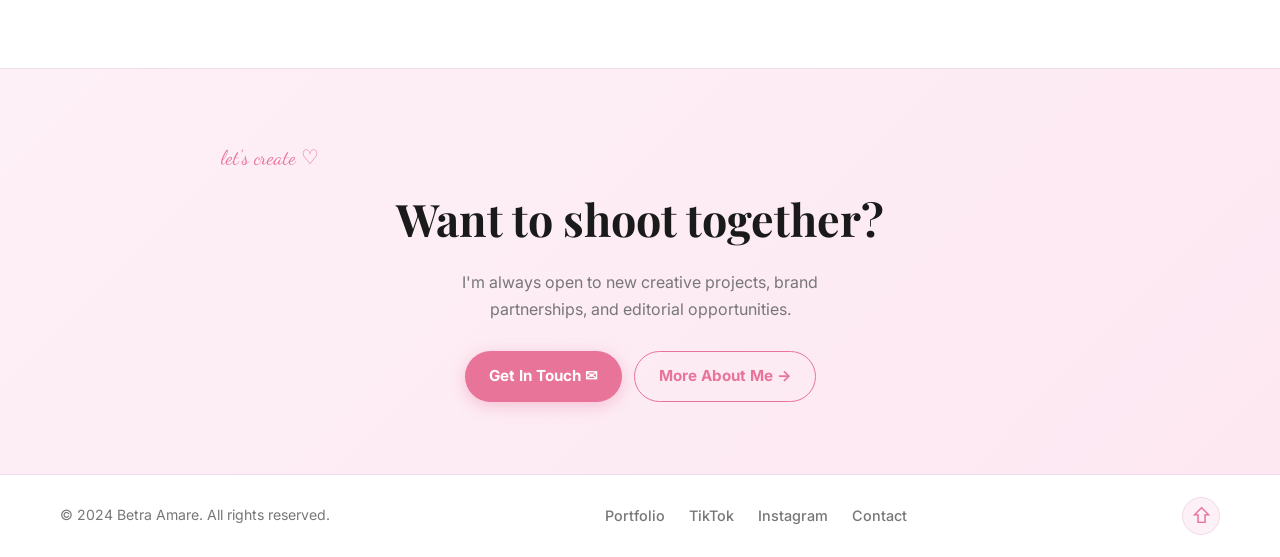
<file: portfolio.html>
<!doctype html>
<html lang="en">
<head>
  <meta charset="UTF-8">
  <meta name="viewport" content="width=device-width, initial-scale=1.0">
  <title>Portfolio | Betra Amare</title>
  <meta name="description" content="Browse Betra Amare's full portfolio — modeling, lifestyle, beauty, and editorial photography.">
  <meta property="og:title" content="Portfolio | Betra Amare">
  <meta property="og:image" content="assets/photos/betra-07.jpg">
  <link rel="preconnect" href="https://fonts.googleapis.com">
  <link rel="preconnect" href="https://fonts.gstatic.com" crossorigin>
  <link href="https://fonts.googleapis.com/css2?family=Dancing+Script:wght@600;700&family=Playfair+Display:wght@700&family=Inter:wght@400;500;600;700;800&display=swap" rel="stylesheet">
  <link rel="stylesheet" href="styles.css">
  <style>
    /* ── Portfolio page ── */

    /* Hero */
    .port-hero {
      background: var(--bg);
      padding: 64px 0 72px;
      overflow: hidden;
    }
    .port-hero-grid {
      display: grid;
      grid-template-columns: 1fr 1fr;
      gap: 56px;
      align-items: center;
    }
    .port-hero-left .page-label {
      font-family: 'Dancing Script', cursive;
      font-size: 1.3rem;
      color: var(--primary);
      margin: 0 0 8px;
    }
    .port-hero-left h1 {
      font-family: 'Playfair Display', Georgia, serif;
      font-size: clamp(2.8rem, 6vw, 4.8rem);
      font-weight: 700;
      line-height: 1.05;
      margin: 0 0 18px;
    }
    .port-hero-left .port-desc {
      color: #555;
      font-size: 1rem;
      line-height: 1.75;
      max-width: 380px;
      margin: 0 0 30px;
    }

    /* Right: photo with arch blob decoration */
    .port-hero-right {
      position: relative;
      display: flex;
      justify-content: center;
      align-items: flex-end;
    }
    .port-arch-blob {
      position: absolute;
      bottom: -20px;
      left: 50%;
      transform: translateX(-50%);
      width: 320px;
      height: 380px;
      background: linear-gradient(160deg, #fde0ec 0%, #f5b8d4 60%, #f0a0ca 100%);
      border-radius: 50% 50% 0 0 / 60% 60% 0 0;
      z-index: 0;
    }
    .port-hero-photo {
      position: relative;
      z-index: 1;
      width: 300px;
      height: 420px;
      border-radius: 24px;
      object-fit: cover;
      object-position: top;
      box-shadow: 0 20px 50px rgba(232,116,154,0.22), 0 6px 20px rgba(0,0,0,0.12);
    }
    .port-deco-star {
      position: absolute;
      pointer-events: none;
      font-style: normal;
      color: var(--primary);
    }
    .port-deco-star-1 { top: 20px; right: 16px; font-size: 2.2rem; opacity: 0.25; }
    .port-deco-star-2 { bottom: 60px; left: 10px; font-size: 1.2rem; opacity: 0.18; }
    .port-stats-row {
      display: flex;
      gap: 28px;
      margin: 0 0 26px;
    }
    .port-stat { text-align: left; }
    .port-stat strong { display: block; font-size: 1.5rem; font-weight: 800; color: var(--text); line-height: 1.1; }
    .port-stat span { font-size: 0.82rem; color: var(--muted); }

    /* Filter bar */
    .filter-section {
      background: #fff;
      padding: 36px 0 0;
      border-bottom: 1px solid var(--border);
    }
    .filter-bar {
      display: flex;
      gap: 8px;
      flex-wrap: wrap;
      padding-bottom: 0;
    }
    .filter-btn {
      border: none;
      border-bottom: 3px solid transparent;
      border-radius: 0;
      padding: 10px 18px 13px;
      font-size: 0.9rem;
      font-weight: 600;
      background: transparent;
      color: var(--muted);
      cursor: pointer;
      transition: all .2s;
      font-family: inherit;
      letter-spacing: 0.01em;
    }
    .filter-btn:hover { color: var(--text); }
    .filter-btn.active {
      color: var(--primary);
      border-bottom-color: var(--primary);
    }

    /* Photo grid */
    .portfolio-grid-section {
      background: #fff;
      padding: 48px 0 72px;
    }
    .portfolio-grid {
      display: grid;
      grid-template-columns: repeat(4, 1fr);
      gap: 16px;
    }
    .portfolio-item {
      border-radius: 14px;
      overflow: hidden;
      position: relative;
      cursor: pointer;
      background: #f0e0ec;
      aspect-ratio: 3/4;
    }
    .portfolio-item img {
      width: 100%;
      height: 100%;
      object-fit: cover;
      object-position: top;
      display: block;
      transition: transform .45s ease;
    }
    .portfolio-item:hover img { transform: scale(1.06); }
    .portfolio-overlay {
      position: absolute;
      inset: 0;
      background: linear-gradient(to top, rgba(0,0,0,0.5) 0%, transparent 50%);
      opacity: 0;
      transition: opacity .3s;
      display: flex;
      align-items: flex-end;
      padding: 14px;
    }
    .portfolio-item:hover .portfolio-overlay { opacity: 1; }
    .overlay-tag {
      background: rgba(255,255,255,0.92);
      color: var(--text);
      font-size: 0.75rem;
      font-weight: 700;
      border-radius: 999px;
      padding: 4px 12px;
      letter-spacing: 0.05em;
      text-transform: uppercase;
    }

    /* Initially hidden items */
    .portfolio-item.hidden { display: none; }

    /* Load More */
    .load-more-wrap {
      text-align: center;
      padding: 36px 0 0;
    }
    .btn-load-more {
      display: inline-flex;
      align-items: center;
      gap: 8px;
      padding: 14px 36px;
      border: 2px solid var(--primary);
      border-radius: 999px;
      background: transparent;
      color: var(--primary);
      font-size: 0.92rem;
      font-weight: 700;
      cursor: pointer;
      font-family: inherit;
      transition: background .2s, color .2s;
    }
    .btn-load-more:hover { background: var(--primary); color: #fff; }

    /* CTA */
    .portfolio-cta {
      background: linear-gradient(135deg, #fdf0f6 0%, #fde8f2 100%);
      padding: 72px 0;
      text-align: center;
      border-top: 1px solid var(--border);
    }
    .portfolio-cta .page-label {
      font-family: 'Dancing Script', cursive;
      font-size: 1.25rem;
      color: var(--primary);
      margin: 0 0 8px;
    }
    .portfolio-cta h2 {
      font-family: 'Playfair Display', Georgia, serif;
      font-size: clamp(1.9rem, 3.5vw, 2.8rem);
      margin: 0 0 14px;
    }
    .portfolio-cta p {
      color: var(--muted);
      max-width: 420px;
      margin: 0 auto 28px;
      line-height: 1.7;
    }
    .portfolio-cta .btn-row { justify-content: center; }

    @media (max-width: 1024px) {
      .portfolio-grid { grid-template-columns: repeat(3, 1fr); }
    }
    @media (max-width: 900px) {
      .port-hero-grid { grid-template-columns: 1fr; text-align: center; }
      .port-hero-left .port-desc { max-width: 100%; }
      .port-hero-left .btn-row { justify-content: center; }
      .port-stats-row { justify-content: center; }
      .port-hero-right { margin-top: 32px; }
      .port-arch-blob { width: 260px; height: 300px; }
      .port-hero-photo { width: 240px; height: 340px; }
      .portfolio-grid { grid-template-columns: repeat(2, 1fr); }
    }
    @media (max-width: 560px) {
      .portfolio-grid { gap: 10px; }
      .filter-btn { padding: 8px 12px 11px; font-size: 0.82rem; }
    }
  </style>
</head>
<body>

<header class="site-header">
  <div class="container nav-wrap">
    <a class="brand script-font" href="index.html">Betra Amare<span class="heart">&#9825;</span></a>
    <ul class="nav-links">
      <li><a href="index.html">Home</a></li>
      <li><a class="active" href="portfolio.html">Portfolio</a></li>
      <li><a href="tiktok.html">TikTok</a></li>
      <li><a href="instagram.html">Instagram</a></li>
      <li><a href="about.html">About</a></li>
      <li><a href="contact.html">Contact</a></li>
    </ul>
    <a class="btn primary btn-nav" href="contact.html">Work With Me &#9993;</a>
  </div>
</header>

<!-- HERO -->
<section class="port-hero">
  <div class="container port-hero-grid">
    <div class="port-hero-left" data-reveal>
      <p class="page-label">my work &#9825;</p>
      <h1>Portfolio</h1>
      <p class="port-desc">A curated collection of fashion editorials, lifestyle moments, beauty campaigns, and creative collaborations.</p>
      <div class="port-stats-row">
        <div class="port-stat">
          <strong>50+</strong>
          <span>Projects</span>
        </div>
        <div class="port-stat">
          <strong>15+</strong>
          <span>Brands</span>
        </div>
        <div class="port-stat">
          <strong>3 yrs</strong>
          <span>Experience</span>
        </div>
      </div>
      <div class="btn-row">
        <a class="btn primary" href="contact.html">Work With Me &#9993;</a>
        <a class="btn ghost-dark" href="about.html">About Me &#8594;</a>
      </div>
    </div>

    <div class="port-hero-right" data-reveal>
      <span class="port-deco-star port-deco-star-1">&#10022;</span>
      <span class="port-deco-star port-deco-star-2">&#10022;</span>
      <div class="port-arch-blob"></div>
      <img class="port-hero-photo photo-fallback"
        src="assets/photos/fallback.svg"
        data-photo="assets/photos/betra-07.jpg"
        alt="Betra Amare portfolio hero">
    </div>
  </div>
</section>

<!-- FILTER TABS -->
<section class="filter-section">
  <div class="container">
    <div class="filter-bar">
      <button class="filter-btn active" data-filter="all">All</button>
      <button class="filter-btn" data-filter="modeling">Modeling</button>
      <button class="filter-btn" data-filter="lifestyle">Lifestyle</button>
      <button class="filter-btn" data-filter="beauty">Beauty</button>
      <button class="filter-btn" data-filter="editorial">Editorial</button>
      <button class="filter-btn" data-filter="collaborations">Collaborations</button>
    </div>
  </div>
</section>

<!-- GRID -->
<section class="portfolio-grid-section" data-reveal>
  <div class="container">
    <div class="portfolio-grid" id="portfolioGrid">

      <div class="portfolio-item" data-category="modeling">
        <img class="photo-fallback" src="assets/photos/fallback.svg" data-photo="assets/photos/betra-01.jpg" alt="Betra modeling" loading="lazy" decoding="async">
        <div class="portfolio-overlay"><span class="overlay-tag">Modeling</span></div>
      </div>

      <div class="portfolio-item" data-category="lifestyle">
        <img class="photo-fallback" src="assets/photos/fallback.svg" data-photo="assets/photos/betra-02.jpg" alt="Betra lifestyle" loading="lazy" decoding="async">
        <div class="portfolio-overlay"><span class="overlay-tag">Lifestyle</span></div>
      </div>

      <div class="portfolio-item" data-category="beauty">
        <img class="photo-fallback" src="assets/photos/fallback.svg" data-photo="assets/photos/betra-06.jpg" alt="Betra beauty" loading="lazy" decoding="async">
        <div class="portfolio-overlay"><span class="overlay-tag">Beauty</span></div>
      </div>

      <div class="portfolio-item" data-category="editorial">
        <img class="photo-fallback" src="assets/photos/fallback.svg" data-photo="assets/photos/betra-07.jpg" alt="Betra editorial" loading="lazy" decoding="async">
        <div class="portfolio-overlay"><span class="overlay-tag">Editorial</span></div>
      </div>

      <div class="portfolio-item" data-category="lifestyle">
        <img class="photo-fallback" src="assets/photos/fallback.svg" data-photo="assets/photos/betra-08.jpg" alt="Betra lifestyle" loading="lazy" decoding="async">
        <div class="portfolio-overlay"><span class="overlay-tag">Lifestyle</span></div>
      </div>

      <div class="portfolio-item" data-category="collaborations">
        <img class="photo-fallback" src="assets/photos/fallback.svg" data-photo="assets/photos/betra-10.jpg" alt="Betra collaboration" loading="lazy" decoding="async">
        <div class="portfolio-overlay"><span class="overlay-tag">Collaborations</span></div>
      </div>

      <div class="portfolio-item" data-category="modeling">
        <img class="photo-fallback" src="assets/photos/fallback.svg" data-photo="assets/photos/betra-11.jpg" alt="Betra modeling" loading="lazy" decoding="async">
        <div class="portfolio-overlay"><span class="overlay-tag">Modeling</span></div>
      </div>

      <div class="portfolio-item" data-category="lifestyle">
        <img class="photo-fallback" src="assets/photos/fallback.svg" data-photo="assets/photos/betra-12.jpg" alt="Betra lifestyle" loading="lazy" decoding="async">
        <div class="portfolio-overlay"><span class="overlay-tag">Lifestyle</span></div>
      </div>

      <!-- Hidden by default, revealed by Load More -->
      <div class="portfolio-item hidden" data-category="beauty">
        <img class="photo-fallback" src="assets/photos/fallback.svg" data-photo="assets/photos/betra-03.jpg" alt="Betra beauty" loading="lazy" decoding="async">
        <div class="portfolio-overlay"><span class="overlay-tag">Beauty</span></div>
      </div>

      <div class="portfolio-item hidden" data-category="editorial">
        <img class="photo-fallback" src="assets/photos/fallback.svg" data-photo="assets/photos/betra-04.jpg" alt="Betra editorial" loading="lazy" decoding="async">
        <div class="portfolio-overlay"><span class="overlay-tag">Editorial</span></div>
      </div>

      <div class="portfolio-item hidden" data-category="collaborations">
        <img class="photo-fallback" src="assets/photos/fallback.svg" data-photo="assets/photos/betra-05.jpg" alt="Betra collaboration" loading="lazy" decoding="async">
        <div class="portfolio-overlay"><span class="overlay-tag">Collaborations</span></div>
      </div>

      <div class="portfolio-item hidden" data-category="modeling">
        <img class="photo-fallback" src="assets/photos/fallback.svg" data-photo="assets/photos/betra-09.jpg" alt="Betra modeling" loading="lazy" decoding="async">
        <div class="portfolio-overlay"><span class="overlay-tag">Modeling</span></div>
      </div>

    </div>

    <div class="load-more-wrap" id="loadMoreWrap">
      <button class="btn-load-more" id="loadMoreBtn" onclick="loadMore()">Load More &#43;</button>
    </div>
  </div>
</section>

<!-- CTA -->
<section class="portfolio-cta" data-reveal>
  <div class="container">
    <p class="page-label">let's create &#9825;</p>
    <h2>Want to shoot together?</h2>
    <p>I'm always open to new creative projects, brand partnerships, and editorial opportunities.</p>
    <div class="btn-row">
      <a class="btn primary" href="contact.html">Get In Touch &#9993;</a>
      <a class="btn outline-pink" href="about.html">More About Me &#8594;</a>
    </div>
  </div>
</section>

<footer class="site-footer">
  <div class="container footer-wrap">
    <p class="footer-copy">&copy; 2024 Betra Amare. All rights reserved.</p>
    <ul class="footer-links">
      <li><a href="portfolio.html">Portfolio</a></li>
      <li><a href="tiktok.html">TikTok</a></li>
      <li><a href="instagram.html">Instagram</a></li>
      <li><a href="contact.html">Contact</a></li>
    </ul>
    <a class="back-top" href="#" aria-label="Back to top">&#8679;</a>
  </div>
</footer>

<script src="script.js"></script>
<script>
  // Filter tabs
  const filterBtns = document.querySelectorAll('.filter-btn');
  const items = document.querySelectorAll('.portfolio-item');
  let activeFilter = 'all';

  filterBtns.forEach(btn => {
    btn.addEventListener('click', () => {
      filterBtns.forEach(b => b.classList.remove('active'));
      btn.classList.add('active');
      activeFilter = btn.dataset.filter;

      items.forEach(item => {
        const matches = activeFilter === 'all' || item.dataset.category === activeFilter;
        item.style.display = matches ? '' : 'none';
      });

      // Show load-more only for "all" when hidden items exist
      const hasHidden = [...items].some(i => i.classList.contains('hidden') && i.style.display !== 'none');
      document.getElementById('loadMoreWrap').style.display = (activeFilter === 'all' && hasHidden) ? '' : 'none';
    });
  });

  // Load more
  function loadMore() {
    const hidden = document.querySelectorAll('.portfolio-item.hidden');
    hidden.forEach(item => {
      item.classList.remove('hidden');
      // Trigger photo-fallback probe for newly visible images
      const img = item.querySelector('img.photo-fallback');
      if (img && img.dataset.photo) {
        const probe = new Image();
        probe.onload = () => { img.src = img.dataset.photo; };
        probe.src = img.dataset.photo;
      }
    });
    document.getElementById('loadMoreWrap').style.display = 'none';
  }
</script>
</body>
</html>
</file>
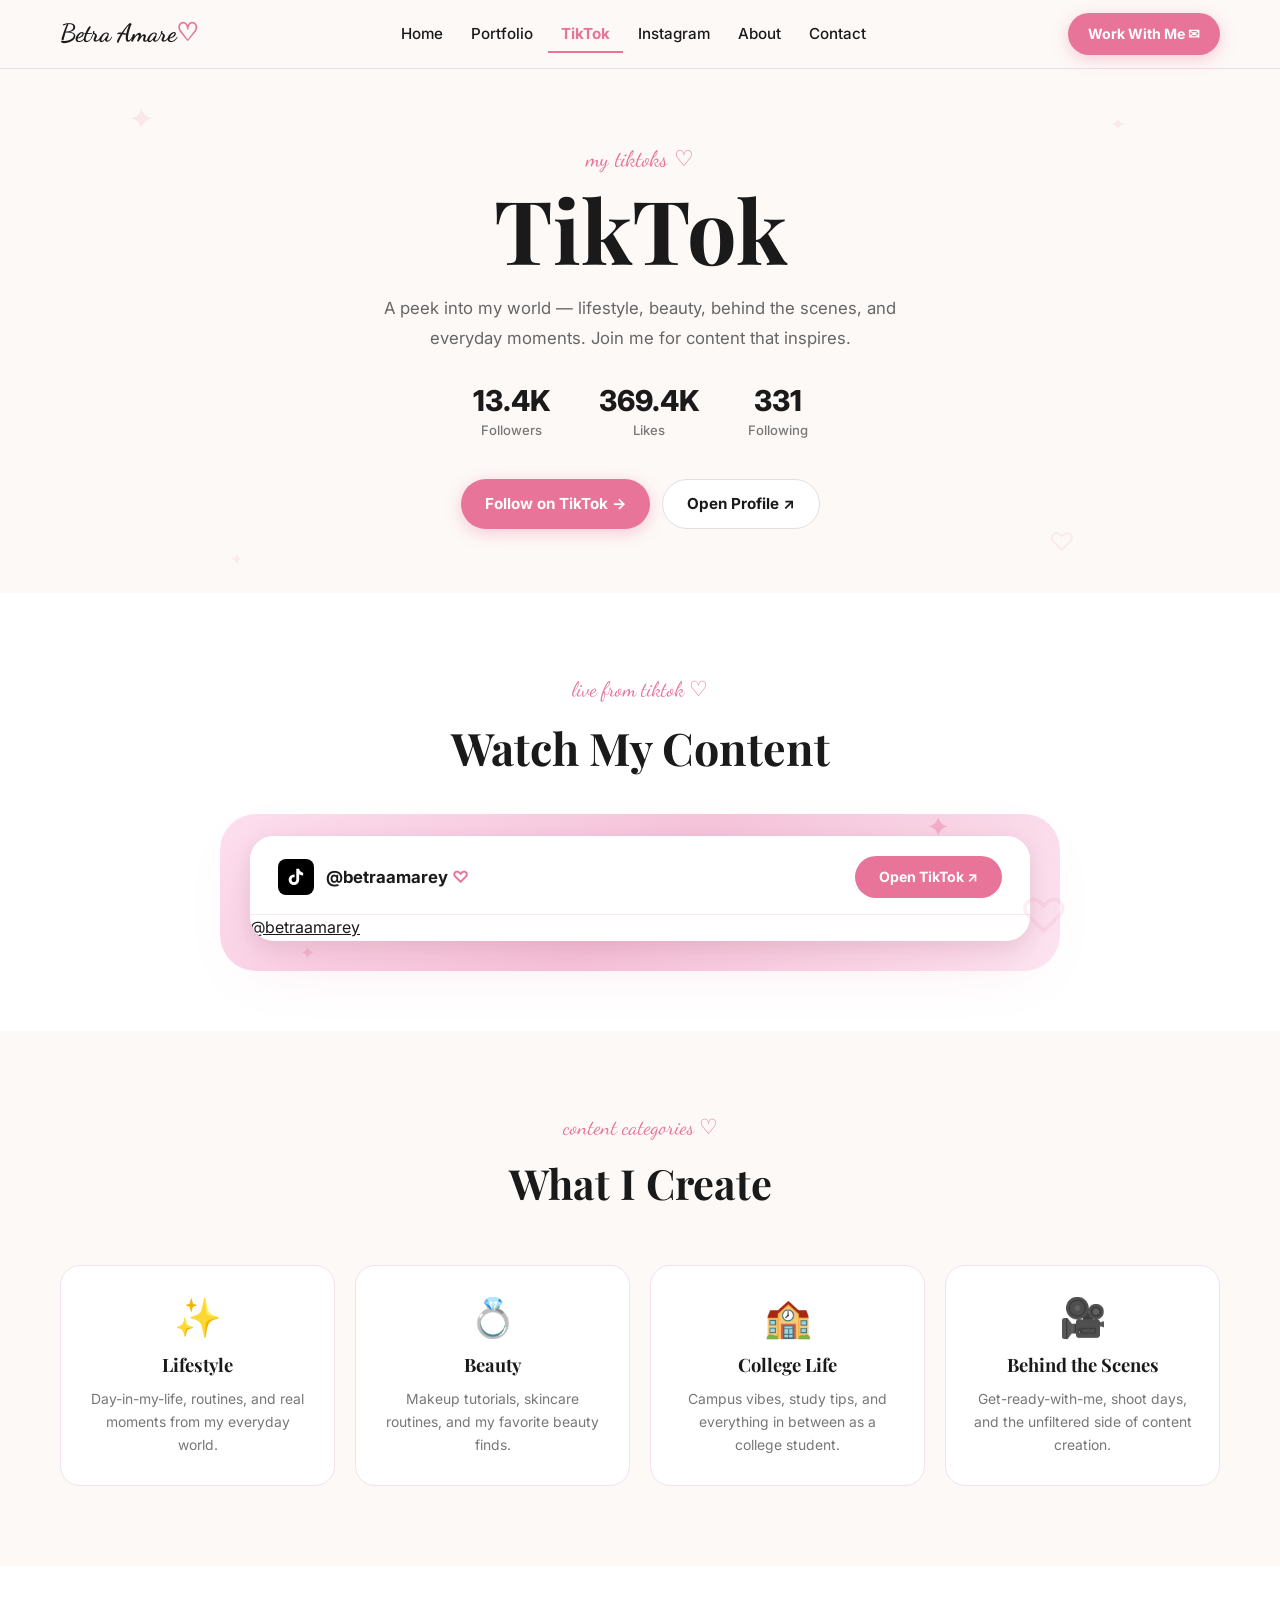
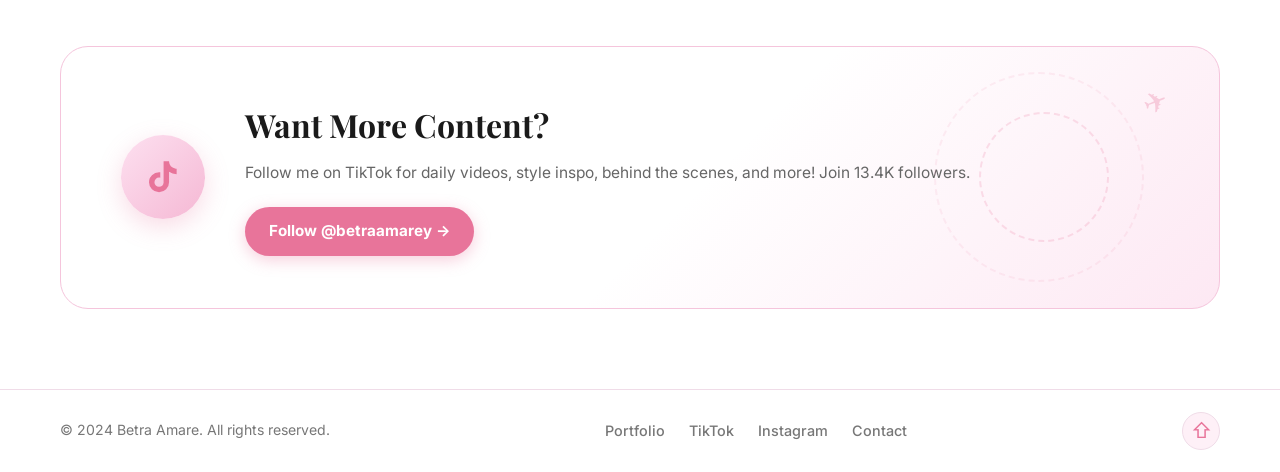
<file: tiktok.html>
<!doctype html>
<html lang="en">
<head>
  <meta charset="UTF-8">
  <meta name="viewport" content="width=device-width, initial-scale=1.0">
  <title>TikTok | Betra Amare</title>
  <meta name="description" content="Watch Betra Amare's TikTok content — lifestyle, beauty, and behind the scenes.">
  <link rel="preconnect" href="https://fonts.googleapis.com">
  <link rel="preconnect" href="https://fonts.gstatic.com" crossorigin>
  <link href="https://fonts.googleapis.com/css2?family=Dancing+Script:wght@600;700&family=Playfair+Display:wght@700&family=Inter:wght@400;500;600;700;800&display=swap" rel="stylesheet">
  <link rel="stylesheet" href="styles.css">
  <style>
    /* ── TikTok page ── */

    /* Hero */
    .tt-hero {
      background: var(--bg);
      padding: 72px 0 64px;
      text-align: center;
      position: relative;
      overflow: hidden;
    }
    .tt-hero-deco {
      position: absolute;
      font-style: normal;
      pointer-events: none;
      color: var(--primary);
    }
    .tt-hero-deco.d1 { top: 24px; left: 10%; font-size: 2rem; opacity: 0.13; }
    .tt-hero-deco.d2 { top: 40px; right: 12%; font-size: 1.2rem; opacity: 0.1; }
    .tt-hero-deco.d3 { bottom: 20px; left: 18%; font-size: 1rem; opacity: 0.1; }
    .tt-hero-deco.d4 { bottom: 30px; right: 16%; font-size: 1.6rem; opacity: 0.1; }

    .tt-hero .page-label {
      font-family: 'Dancing Script', cursive;
      font-size: 1.4rem;
      color: var(--primary);
      margin: 0 0 8px;
    }
    .tt-hero h1 {
      font-family: 'Playfair Display', Georgia, serif;
      font-size: clamp(3.2rem, 7vw, 5.5rem);
      font-weight: 700;
      line-height: 1;
      margin: 0 0 20px;
    }
    .tt-hero .tt-desc {
      color: #666;
      font-size: 1.05rem;
      line-height: 1.8;
      max-width: 520px;
      margin: 0 auto 32px;
    }
    .tt-stats-row {
      display: flex;
      gap: 48px;
      justify-content: center;
      margin: 0 0 36px;
    }
    .tt-hero-stat strong { display: block; font-size: 1.8rem; font-weight: 800; color: var(--text); line-height: 1.1; }
    .tt-hero-stat span { font-size: 0.82rem; color: var(--muted); font-weight: 500; }
    .tt-hero .btn-row { justify-content: center; }

    /* ── Live embed section ── */
    .tt-live-section {
      background: #fff;
      padding: 80px 0 90px;
    }
    .tt-live-label {
      text-align: center;
      margin-bottom: 52px;
    }
    .tt-live-label .page-label {
      font-family: 'Dancing Script', cursive;
      font-size: 1.3rem;
      color: var(--primary);
      margin: 0 0 6px;
    }
    .tt-live-label h2 {
      font-family: 'Playfair Display', Georgia, serif;
      font-size: clamp(1.9rem, 3.5vw, 2.8rem);
      font-weight: 700;
      margin: 0;
    }

    .tt-embed-outer {
      max-width: 780px;
      margin: 0 auto;
      position: relative;
    }
    .tt-embed-outer::before {
      content: '';
      position: absolute;
      inset: -22px -30px -30px -30px;
      background: linear-gradient(135deg, #fde0f0 0%, #f5c5dc 50%, #fde8f3 100%);
      border-radius: 36px;
      z-index: 0;
    }
    .tt-embed-card {
      position: relative;
      z-index: 1;
      background: #fff;
      border-radius: 24px;
      overflow: hidden;
      box-shadow:
        0 20px 60px rgba(232,116,154,0.18),
        0 6px 20px rgba(0,0,0,0.08);
    }
    .tt-embed-card-header {
      display: flex;
      align-items: center;
      justify-content: space-between;
      padding: 20px 28px 16px;
      border-bottom: 1px solid #f5eaf2;
      background: #fff;
    }
    .tt-embed-card-header-left {
      display: flex;
      align-items: center;
      gap: 12px;
    }
    .tt-logo-circle {
      width: 36px; height: 36px;
      background: #000;
      border-radius: 8px;
      display: flex;
      align-items: center;
      justify-content: center;
      flex-shrink: 0;
    }
    .tt-logo-circle svg { width: 20px; height: 20px; }
    .tt-embed-card-header-left .handle {
      font-size: 1.05rem;
      font-weight: 700;
      color: var(--text);
    }
    .tt-embed-card-header-left .handle span { color: var(--primary); }
    .tt-open-btn {
      display: inline-flex;
      align-items: center;
      gap: 6px;
      background: var(--primary);
      color: #fff;
      border: none;
      border-radius: 999px;
      padding: 10px 24px;
      font-size: 0.88rem;
      font-weight: 700;
      text-decoration: none;
      cursor: pointer;
      transition: opacity .2s;
      font-family: inherit;
    }
    .tt-open-btn:hover { opacity: 0.85; }
    .tt-embed-card .tiktok-embed {
      margin: 0 !important;
      max-width: 100% !important;
      min-width: unset !important;
      display: block;
    }

    /* floating stars */
    .tt-float-deco {
      position: absolute;
      pointer-events: none;
      color: var(--primary);
      font-style: normal;
      z-index: 2;
    }
    .tt-float-deco.f1 { top: -32px; right: 80px; font-size: 1.8rem; opacity: 0.4; }
    .tt-float-deco.f2 { bottom: -26px; left: 50px; font-size: 1.1rem; opacity: 0.3; }
    .tt-float-deco.f3 { top: 40%; right: -38px; font-size: 3rem; opacity: 0.1; }

    /* ── What I Create section ── */
    .tt-create-section {
      background: var(--bg);
      padding: 80px 0;
    }
    .tt-create-header {
      text-align: center;
      margin-bottom: 48px;
    }
    .tt-create-header .page-label {
      font-family: 'Dancing Script', cursive;
      font-size: 1.3rem;
      color: var(--primary);
      margin: 0 0 6px;
    }
    .tt-create-header h2 {
      font-family: 'Playfair Display', Georgia, serif;
      font-size: clamp(1.8rem, 3.5vw, 2.6rem);
      font-weight: 700;
      margin: 0;
    }
    .tt-create-grid {
      display: grid;
      grid-template-columns: repeat(4, 1fr);
      gap: 20px;
    }
    .tt-create-card {
      background: #fff;
      border: 1px solid #f5e0ee;
      border-radius: 20px;
      padding: 32px 24px 28px;
      text-align: center;
      transition: transform .25s, box-shadow .25s;
    }
    .tt-create-card:hover {
      transform: translateY(-5px);
      box-shadow: 0 12px 32px rgba(232,116,154,0.15);
    }
    .tt-create-icon {
      font-size: 2.4rem;
      margin-bottom: 14px;
      display: block;
      line-height: 1;
    }
    .tt-create-card h3 {
      font-family: 'Playfair Display', Georgia, serif;
      font-size: 1.15rem;
      font-weight: 700;
      margin: 0 0 8px;
    }
    .tt-create-card p {
      font-size: 0.87rem;
      color: var(--muted);
      line-height: 1.65;
      margin: 0;
    }

    /* ── Want More CTA ── */
    .want-more-section {
      background: #fff;
      padding: 80px 0;
    }
    .want-more-card {
      background: linear-gradient(135deg, #fff 55%, #fde8f3 100%);
      border: 1px solid #f5c5dc;
      border-radius: 28px;
      padding: 52px 60px;
      display: flex;
      align-items: center;
      gap: 40px;
      position: relative;
      overflow: hidden;
    }
    .want-more-card .deco-ring {
      position: absolute;
      border: 2px dashed rgba(232,116,154,0.2);
      border-radius: 50%;
      pointer-events: none;
    }
    .want-more-card .ring-a { right: 110px; top: 50%; transform: translateY(-50%); width: 130px; height: 130px; }
    .want-more-card .ring-b { right: 75px; top: 50%; transform: translateY(-50%); width: 210px; height: 210px; opacity: 0.5; }
    .tt-icon-circle {
      width: 84px; height: 84px;
      background: linear-gradient(135deg, #fde0f0, #f5b8d4);
      border-radius: 50%;
      display: flex; align-items: center; justify-content: center;
      flex-shrink: 0;
      box-shadow: 0 8px 24px rgba(232,116,154,0.25);
    }
    .tt-icon-circle svg { width: 38px; height: 38px; }
    .want-more-text h3 {
      font-family: 'Playfair Display', Georgia, serif;
      font-size: 2rem; font-weight: 700;
      margin: 0 0 10px;
    }
    .want-more-text p {
      color: #666; margin: 0 0 22px;
      font-size: 0.97rem; line-height: 1.65;
    }
    .paper-plane {
      position: absolute; right: 52px; top: 32px;
      font-size: 1.8rem; color: var(--primary);
      opacity: 0.3; transform: rotate(-22deg);
    }

    @media (max-width: 900px) {
      .tt-create-grid { grid-template-columns: repeat(2, 1fr); }
    }
    @media (max-width: 760px) {
      .tt-stats-row { gap: 28px; }
      .tt-embed-outer::before { inset: -12px; }
      .want-more-card { flex-direction: column; text-align: center; padding: 36px 24px; }
      .want-more-card .deco-ring, .paper-plane { display: none; }
    }
    @media (max-width: 520px) {
      .tt-create-grid { grid-template-columns: repeat(2, 1fr); gap: 12px; }
      .tt-create-card { padding: 24px 16px; }
    }
  </style>
</head>
<body>

<header class="site-header">
  <div class="container nav-wrap">
    <a class="brand script-font" href="index.html">Betra Amare<span class="heart">&#9825;</span></a>
    <ul class="nav-links">
      <li><a href="index.html">Home</a></li>
      <li><a href="portfolio.html">Portfolio</a></li>
      <li><a class="active" href="tiktok.html">TikTok</a></li>
      <li><a href="instagram.html">Instagram</a></li>
      <li><a href="about.html">About</a></li>
      <li><a href="contact.html">Contact</a></li>
    </ul>
    <a class="btn primary btn-nav" href="contact.html">Work With Me &#9993;</a>
  </div>
</header>

<!-- HERO -->
<section class="tt-hero">
  <em class="tt-hero-deco d1">&#10022;</em>
  <em class="tt-hero-deco d2">&#10022;</em>
  <em class="tt-hero-deco d3">&#10022;</em>
  <em class="tt-hero-deco d4">&#9825;</em>
  <div class="container" data-reveal>
    <p class="page-label">my tiktoks &#9825;</p>
    <h1>TikTok</h1>
    <p class="tt-desc">A peek into my world — lifestyle, beauty, behind the scenes, and everyday moments. Join me for content that inspires.</p>
    <div class="tt-stats-row">
      <div class="tt-hero-stat">
        <strong>13.4K</strong>
        <span>Followers</span>
      </div>
      <div class="tt-hero-stat">
        <strong>369.4K</strong>
        <span>Likes</span>
      </div>
      <div class="tt-hero-stat">
        <strong>331</strong>
        <span>Following</span>
      </div>
    </div>
    <div class="btn-row">
      <a class="btn primary" href="https://www.tiktok.com/@betraamarey" target="_blank" rel="noopener">Follow on TikTok &#8594;</a>
      <a class="btn ghost-dark" href="https://www.tiktok.com/@betraamarey" target="_blank" rel="noopener">Open Profile &#8599;</a>
    </div>
  </div>
</section>

<!-- LIVE TIKTOK EMBED -->
<section class="tt-live-section" data-reveal>
  <div class="container">
    <div class="tt-live-label">
      <p class="page-label">live from tiktok &#9825;</p>
      <h2>Watch My Content</h2>
    </div>
    <div class="tt-embed-outer">
      <em class="tt-float-deco f1">&#10022;</em>
      <em class="tt-float-deco f2">&#10022;</em>
      <em class="tt-float-deco f3">&#9825;</em>
      <div class="tt-embed-card">
        <div class="tt-embed-card-header">
          <div class="tt-embed-card-header-left">
            <div class="tt-logo-circle">
              <svg viewBox="0 0 24 24" fill="#fff"><path d="M19.59 6.69a4.83 4.83 0 0 1-3.77-4.25V2h-3.45v13.67a2.89 2.89 0 0 1-2.88 2.5 2.89 2.89 0 0 1-2.89-2.89 2.89 2.89 0 0 1 2.89-2.89c.28 0 .54.04.79.1V9.01a6.36 6.36 0 0 0-.79-.05 6.34 6.34 0 0 0-6.34 6.34 6.34 6.34 0 0 0 6.34 6.34 6.34 6.34 0 0 0 6.33-6.34V8.75a8.19 8.19 0 0 0 4.79 1.53V6.83a4.85 4.85 0 0 1-1.02-.14z"/></svg>
            </div>
            <span class="handle">@betraamarey <span>&#9825;</span></span>
          </div>
          <a class="tt-open-btn" href="https://www.tiktok.com/@betraamarey" target="_blank" rel="noopener">Open TikTok &#8599;</a>
        </div>
        <blockquote
          class="tiktok-embed"
          cite="https://www.tiktok.com/@betraamarey"
          data-unique-id="betraamarey"
          data-embed-type="creator"
          style="max-width:100%; min-width:unset; margin:0;">
          <section>
            <a target="_blank" href="https://www.tiktok.com/@betraamarey?refer=creator_embed">@betraamarey</a>
          </section>
        </blockquote>
      </div>
    </div>
  </div>
</section>

<!-- WHAT I CREATE -->
<section class="tt-create-section" data-reveal>
  <div class="container">
    <div class="tt-create-header">
      <p class="page-label">content categories &#9825;</p>
      <h2>What I Create</h2>
    </div>
    <div class="tt-create-grid">
      <div class="tt-create-card">
        <span class="tt-create-icon">&#10024;</span>
        <h3>Lifestyle</h3>
        <p>Day-in-my-life, routines, and real moments from my everyday world.</p>
      </div>
      <div class="tt-create-card">
        <span class="tt-create-icon">&#128141;</span>
        <h3>Beauty</h3>
        <p>Makeup tutorials, skincare routines, and my favorite beauty finds.</p>
      </div>
      <div class="tt-create-card">
        <span class="tt-create-icon">&#127979;</span>
        <h3>College Life</h3>
        <p>Campus vibes, study tips, and everything in between as a college student.</p>
      </div>
      <div class="tt-create-card">
        <span class="tt-create-icon">&#127909;</span>
        <h3>Behind the Scenes</h3>
        <p>Get-ready-with-me, shoot days, and the unfiltered side of content creation.</p>
      </div>
    </div>
  </div>
</section>

<!-- WANT MORE CTA -->
<section class="want-more-section" data-reveal>
  <div class="container">
    <div class="want-more-card">
      <div class="deco-ring ring-a"></div>
      <div class="deco-ring ring-b"></div>
      <span class="paper-plane">&#9992;</span>
      <div class="tt-icon-circle">
        <svg viewBox="0 0 24 24" fill="#e8749a"><path d="M19.59 6.69a4.83 4.83 0 0 1-3.77-4.25V2h-3.45v13.67a2.89 2.89 0 0 1-2.88 2.5 2.89 2.89 0 0 1-2.89-2.89 2.89 2.89 0 0 1 2.89-2.89c.28 0 .54.04.79.1V9.01a6.36 6.36 0 0 0-.79-.05 6.34 6.34 0 0 0-6.34 6.34 6.34 6.34 0 0 0 6.34 6.34 6.34 6.34 0 0 0 6.33-6.34V8.75a8.19 8.19 0 0 0 4.79 1.53V6.83a4.85 4.85 0 0 1-1.02-.14z"/></svg>
      </div>
      <div class="want-more-text">
        <h3>Want More Content?</h3>
        <p>Follow me on TikTok for daily videos, style inspo, behind the scenes, and more! Join 13.4K followers.</p>
        <a class="btn primary" href="https://www.tiktok.com/@betraamarey" target="_blank" rel="noopener">Follow @betraamarey &#8594;</a>
      </div>
    </div>
  </div>
</section>

<footer class="site-footer">
  <div class="container footer-wrap">
    <p class="footer-copy">&copy; 2024 Betra Amare. All rights reserved.</p>
    <ul class="footer-links">
      <li><a href="portfolio.html">Portfolio</a></li>
      <li><a href="tiktok.html">TikTok</a></li>
      <li><a href="instagram.html">Instagram</a></li>
      <li><a href="contact.html">Contact</a></li>
    </ul>
    <a class="back-top" href="#" aria-label="Back to top">&#8679;</a>
  </div>
</footer>

<script async src="https://www.tiktok.com/embed.js"></script>
<script src="script.js"></script>
</body>
</html>
</file>
<file: styles.css>
/* ─── TOKENS ─────────────────────────────────────────────── */
:root {
  --bg: #fdf9f7;
  --surface: #ffffff;
  --surface-2: #fef0f7;
  --text: #1a1a1a;
  --muted: #777;
  --primary: #e8749a;
  --primary-dark: #c95a80;
  --border: #f0dce8;
  --shadow: 0 8px 28px rgba(220, 100, 150, 0.13);
  --shadow-sm: 0 4px 14px rgba(220, 100, 150, 0.10);
  --radius: 18px;
}

/* ─── RESET ──────────────────────────────────────────────── */
*, *::before, *::after { box-sizing: border-box; }
html { scroll-behavior: smooth; }
body {
  margin: 0;
  font-family: 'Inter', Arial, sans-serif;
  color: var(--text);
  background: var(--bg);
  line-height: 1.6;
}
img { display: block; max-width: 100%; }
a { color: inherit; }
ul { list-style: none; margin: 0; padding: 0; }

/* ─── UTILS ──────────────────────────────────────────────── */
.container { width: min(1160px, 92%); margin: 0 auto; }
.script-font { font-family: 'Dancing Script', cursive; }
.heart { color: var(--primary); }
.section { padding: 64px 0; }
.section-label {
  font-family: 'Dancing Script', cursive;
  font-size: 1.3rem;
  color: var(--primary);
  margin: 0 0 4px;
  text-align: center;
}
.section-title {
  font-family: 'Playfair Display', Georgia, serif;
  font-size: clamp(1.8rem, 3.5vw, 2.6rem);
  font-weight: 700;
  margin: 0 0 36px;
  text-align: center;
  color: var(--text);
}
.center-btn { text-align: center; margin-top: 28px; }

/* ─── BUTTONS ────────────────────────────────────────────── */
.btn {
  display: inline-flex;
  align-items: center;
  gap: 6px;
  border: none;
  border-radius: 999px;
  padding: 12px 24px;
  font-weight: 700;
  font-size: 0.95rem;
  text-decoration: none;
  cursor: pointer;
  transition: transform .2s ease, background .2s ease, box-shadow .2s ease;
}
.btn:hover { transform: translateY(-2px); }
.btn.primary { background: var(--primary); color: #fff; box-shadow: 0 4px 16px rgba(232,116,154,.35); }
.btn.primary:hover { background: var(--primary-dark); }
.btn.ghost-dark {
  background: #fff;
  color: var(--text);
  border: 1.5px solid #e0e0e0;
}
.btn.ghost-dark:hover { border-color: var(--primary); color: var(--primary); }
.btn.outline-pink {
  background: transparent;
  color: var(--primary);
  border: 1.5px solid var(--primary);
}
.btn.outline-pink:hover { background: var(--surface-2); }
.btn-nav {
  padding: 10px 20px;
  font-size: 0.88rem;
  white-space: nowrap;
}
.icon-mail { font-style: normal; }
.plus { font-size: 1.1rem; }

/* ─── NAV ────────────────────────────────────────────────── */
.site-header {
  position: sticky;
  top: 0;
  z-index: 100;
  background: rgba(253,249,247,.95);
  border-bottom: 1px solid var(--border);
  backdrop-filter: blur(12px);
}
.nav-wrap {
  display: flex;
  align-items: center;
  justify-content: space-between;
  min-height: 68px;
  gap: 16px;
}
.brand {
  font-family: 'Dancing Script', cursive;
  font-size: 1.55rem;
  font-weight: 700;
  color: var(--text);
  text-decoration: none;
  white-space: nowrap;
  flex-shrink: 0;
}
.nav-links {
  display: flex;
  gap: 2px;
  flex-wrap: wrap;
  justify-content: center;
}
.nav-links a {
  display: inline-block;
  text-decoration: none;
  color: var(--text);
  font-weight: 500;
  font-size: 0.95rem;
  padding: 7px 13px;
  border-radius: 999px;
  transition: color .2s, background .2s;
}
.nav-links a:hover { color: var(--primary); }
.nav-links a.active {
  color: var(--primary);
  font-weight: 700;
  border-bottom: 2px solid var(--primary);
  border-radius: 0;
  padding-bottom: 5px;
}

/* ─── HERO ───────────────────────────────────────────────── */
.hero-section {
  background: var(--bg);
  padding: 56px 0 40px;
  overflow: hidden;
}
.hero-container {
  display: grid;
  grid-template-columns: 1fr 1fr;
  gap: 48px;
  align-items: center;
}
.hero-left { display: flex; flex-direction: column; }
.hero-label {
  font-size: 0.78rem;
  letter-spacing: 0.18em;
  color: var(--muted);
  text-transform: uppercase;
  margin: 0 0 12px;
  display: flex;
  align-items: center;
  gap: 5px;
}
.hero-heading {
  font-family: 'Playfair Display', Georgia, serif;
  font-size: clamp(3.4rem, 7vw, 5.8rem);
  font-weight: 700;
  line-height: 1.0;
  margin: 0 0 14px;
  color: #111;
}
.hero-script {
  font-family: 'Dancing Script', cursive;
  font-size: clamp(1.3rem, 2.4vw, 1.75rem);
  color: var(--primary);
  margin: 0 0 18px;
}
.hero-desc {
  color: #555;
  font-size: 1rem;
  line-height: 1.65;
  margin: 0 0 28px;
  max-width: 400px;
}
.hero-btns { margin-bottom: 28px; gap: 12px; }
.btn-row { display: flex; gap: 12px; flex-wrap: wrap; }
.hero-social {
  display: flex;
  align-items: center;
  gap: 10px;
  flex-wrap: wrap;
}
.follow-text {
  font-size: 0.9rem;
  color: var(--muted);
  font-style: italic;
}
.social-icon {
  display: flex;
  align-items: center;
  justify-content: center;
  width: 38px;
  height: 38px;
  border-radius: 50%;
  background: #fff;
  border: 1.5px solid var(--border);
  color: var(--text);
  text-decoration: none;
  transition: border-color .2s, color .2s, transform .2s;
}
.social-icon:hover { border-color: var(--primary); color: var(--primary); transform: translateY(-2px); }

/* Hero visual */
.hero-right { display: flex; align-items: center; justify-content: center; }
.hero-visual {
  position: relative;
  width: 100%;
  max-width: 520px;
  height: 580px;
}
.hero-blob {
  position: absolute;
  top: 10%;
  left: 8%;
  width: 72%;
  height: 85%;
  background: radial-gradient(ellipse at center, #f8d5e8 0%, #f5c5e0 60%, #f0b0d5 100%);
  border-radius: 60% 40% 50% 50% / 60% 50% 50% 40%;
  z-index: 0;
}
.hero-main-img {
  position: absolute;
  bottom: 0;
  left: 10%;
  width: 56%;
  height: 95%;
  object-fit: cover;
  object-position: top center;
  border-radius: 50% 50% 20px 20px / 40% 40% 20px 20px;
  z-index: 1;
}

/* Polaroids */
.polaroid {
  background: #fff;
  padding: 8px 8px 24px;
  box-shadow: 0 6px 20px rgba(0,0,0,0.15);
}
.polaroid img {
  width: 100%;
  height: 100%;
  object-fit: cover;
  display: block;
}

/* Hero polaroids */
.polaroid-top {
  position: absolute;
  top: 4%;
  right: 2%;
  width: 140px;
  height: 170px;
  transform: rotate(5deg);
  z-index: 2;
}
.polaroid-bottom {
  position: absolute;
  bottom: 8%;
  right: 0%;
  width: 130px;
  height: 160px;
  transform: rotate(-4deg);
  z-index: 2;
}

/* Decorative elements */
.deco {
  position: absolute;
  pointer-events: none;
  z-index: 3;
  font-style: normal;
}
.deco-heart-1 {
  top: 60%;
  right: 5%;
  font-size: 1.6rem;
  color: var(--primary);
  opacity: 0.7;
}
.deco-sparkle-1 {
  top: 12%;
  left: 3%;
  font-size: 1.1rem;
  color: var(--primary);
  opacity: 0.5;
}
.deco-sparkle-2 {
  bottom: 20%;
  left: 60%;
  font-size: 0.9rem;
  color: #c080b0;
  opacity: 0.4;
}

/* ─── FEATURED WORK ──────────────────────────────────────── */
.featured-section { background: #fff; }
.work-strip {
  display: grid;
  grid-template-columns: repeat(5, 1fr);
  gap: 14px;
}
.work-photo {
  border-radius: 14px;
  overflow: hidden;
  aspect-ratio: 3/4;
}
.work-photo img {
  width: 100%;
  height: 100%;
  object-fit: cover;
  transition: transform .4s ease;
}
.work-photo:hover img { transform: scale(1.04); }

/* ─── EXPLORE MY WORLD ───────────────────────────────────── */
.explore-section { background: var(--bg); }
.explore-grid {
  display: grid;
  grid-template-columns: repeat(4, 1fr);
  gap: 16px;
}
.explore-card {
  background: var(--surface-2);
  border: 1px solid var(--border);
  border-radius: var(--radius);
  padding: 22px 20px 18px;
  display: flex;
  flex-direction: column;
  gap: 6px;
  transition: box-shadow .2s, transform .2s;
}
.explore-card:hover { box-shadow: var(--shadow); transform: translateY(-3px); }
.explore-icon {
  width: 46px;
  height: 46px;
  background: #fff;
  border-radius: 12px;
  display: flex;
  align-items: center;
  justify-content: center;
  color: var(--primary);
  margin-bottom: 4px;
  border: 1px solid var(--border);
}
.explore-card h3 { margin: 0; font-size: 1rem; font-weight: 700; }
.explore-card p { margin: 0; font-size: 0.88rem; color: var(--muted); flex: 1; }
.explore-arrow {
  display: inline-flex;
  align-items: center;
  justify-content: center;
  width: 30px;
  height: 30px;
  background: #fff;
  border: 1px solid var(--border);
  border-radius: 50%;
  font-size: 1rem;
  text-decoration: none;
  color: var(--text);
  margin-top: 8px;
  align-self: flex-start;
  transition: background .2s, color .2s, border-color .2s;
}
.explore-arrow:hover { background: var(--primary); color: #fff; border-color: var(--primary); }

/* ─── LATEST CONTENT ─────────────────────────────────────── */
.latest-section { background: #fff; }
.latest-grid {
  display: grid;
  grid-template-columns: 1fr 1fr;
  gap: 24px;
}
.latest-panel {
  background: var(--bg);
  border: 1px solid var(--border);
  border-radius: var(--radius);
  padding: 22px;
}
.panel-header {
  display: flex;
  align-items: center;
  justify-content: space-between;
  margin-bottom: 16px;
}
.panel-header h3 {
  margin: 0;
  font-size: 1.05rem;
  font-weight: 700;
}
.see-more {
  font-size: 0.85rem;
  color: var(--muted);
  text-decoration: none;
  border: 1px solid var(--border);
  border-radius: 999px;
  padding: 5px 14px;
  transition: color .2s, border-color .2s;
}
.see-more:hover { color: var(--primary); border-color: var(--primary); }

/* TikTok thumbnails */
.video-thumbs {
  display: grid;
  grid-template-columns: repeat(3, 1fr);
  gap: 10px;
}
.video-thumb {
  position: relative;
  border-radius: 12px;
  overflow: hidden;
  aspect-ratio: 9/16;
  background: #f0e0ec;
}
.video-thumb img { width: 100%; height: 100%; object-fit: cover; }
.play-btn {
  position: absolute;
  top: 50%;
  left: 50%;
  transform: translate(-50%, -50%);
  width: 34px;
  height: 34px;
  background: rgba(255,255,255,0.88);
  border-radius: 50%;
  display: flex;
  align-items: center;
  justify-content: center;
  font-size: 0.85rem;
  color: var(--text);
}
.view-count {
  position: absolute;
  bottom: 8px;
  left: 8px;
  background: rgba(0,0,0,0.55);
  color: #fff;
  font-size: 0.75rem;
  font-weight: 700;
  border-radius: 999px;
  padding: 2px 8px;
  display: flex;
  align-items: center;
  gap: 4px;
}
.view-count::before { content: '▶'; font-size: 0.6rem; }

/* Home page Instagram 2x2 iframe grid */
.ig-grid-embed {
  display: grid;
  grid-template-columns: repeat(2, 1fr);
  gap: 8px;
  border-radius: 12px;
  overflow: hidden;
}
.ig-post-frame {
  width: 100%;
  height: 260px;
  border: none;
  display: block;
  background: #f0e0ec;
}

/* Instagram page full embed grid */
.ig-full-grid {
  display: grid;
  grid-template-columns: repeat(3, 1fr);
  gap: 16px;
}
.ig-full-grid .instagram-media {
  width: 100% !important;
  min-width: 0 !important;
  margin: 0 !important;
  border-radius: 12px !important;
}

@media (max-width: 900px) {
  .ig-full-grid { grid-template-columns: repeat(2, 1fr); }
}
@media (max-width: 560px) {
  .ig-full-grid { grid-template-columns: 1fr; }
  .ig-post-frame { height: 200px; }
}

/* TikTok creator embed wrapper */
.tiktok-embed-wrap {
  overflow: hidden;
  border-radius: 12px;
  min-height: 380px;
  display: flex;
  align-items: flex-start;
}
.tiktok-embed-wrap .tiktok-embed {
  margin: 0 !important;
  width: 100% !important;
}

/* Instagram embed / follow card */
.ig-embed-wrap {
  border-radius: 12px;
  overflow: hidden;
}
.ig-follow-card {
  display: flex;
  flex-direction: column;
  align-items: center;
  justify-content: center;
  gap: 10px;
  padding: 36px 20px;
  background: linear-gradient(135deg, #fde8f3, #f5c5dc);
  border-radius: 12px;
  text-align: center;
  color: var(--text);
}
.ig-follow-card svg { color: var(--primary); }
.ig-follow-card p { margin: 0; }
.ig-follow-sub { font-size: 0.88rem; color: var(--muted); }
.ig-tip {
  font-size: 0.78rem;
  color: var(--muted);
  margin: 10px 0 0;
  line-height: 1.5;
  font-style: italic;
}

/* Instagram thumbs (kept for other pages) */
.ig-thumbs {
  display: grid;
  grid-template-columns: repeat(2, 1fr);
  gap: 10px;
}
.ig-thumb {
  border-radius: 12px;
  overflow: hidden;
  aspect-ratio: 1/1;
  background: #f0e0ec;
}
.ig-thumb img { width: 100%; height: 100%; object-fit: cover; }

/* ─── FAVORITE LINKS ─────────────────────────────────────── */
.fav-links-section { background: var(--bg); }
.fav-links-row {
  display: flex;
  gap: 12px;
  flex-wrap: wrap;
  justify-content: center;
}
.fav-pill {
  display: inline-flex;
  align-items: center;
  gap: 8px;
  background: #fff;
  border: 1px solid var(--border);
  border-radius: 999px;
  padding: 11px 20px;
  font-weight: 600;
  font-size: 0.9rem;
  text-decoration: none;
  color: var(--text);
  transition: border-color .2s, color .2s, box-shadow .2s, transform .2s;
}
.fav-pill:hover {
  border-color: var(--primary);
  color: var(--primary);
  box-shadow: var(--shadow-sm);
  transform: translateY(-2px);
}
.pill-arrow { color: var(--muted); margin-left: 2px; }
.fav-pill:hover .pill-arrow { color: var(--primary); }

/* ─── BOTTOM SECTION ─────────────────────────────────────── */
.bottom-section { background: #fff; }
.bottom-grid {
  display: grid;
  grid-template-columns: 220px 1fr 1fr;
  gap: 36px;
  align-items: center;
}

/* Stacked polaroids */
.bottom-photos { position: relative; height: 280px; }
.polaroid-stack-top {
  position: absolute;
  width: 160px;
  height: 190px;
  top: 0;
  left: 20px;
  transform: rotate(-5deg);
  z-index: 2;
}
.polaroid-stack-bottom {
  position: absolute;
  width: 155px;
  height: 185px;
  bottom: 0;
  left: 0;
  transform: rotate(4deg);
  z-index: 1;
}

.bottom-about h2, .bottom-about .section-title { text-align: left; margin-bottom: 14px; }
.bottom-about p { color: #555; margin: 0 0 22px; line-height: 1.7; }

/* Collab card */
.bottom-collab {
  background: linear-gradient(135deg, #fde8f3 0%, #f8c5dc 100%);
  border-radius: 22px;
  padding: 30px 26px;
  display: flex;
  flex-direction: column;
  gap: 14px;
}
.bottom-collab h2 {
  font-family: 'Playfair Display', Georgia, serif;
  font-size: 1.4rem;
  font-weight: 700;
  margin: 0;
}
.bottom-collab p { margin: 0; color: #555; font-size: 0.95rem; line-height: 1.6; }
.collab-email {
  font-size: 0.88rem !important;
  color: var(--muted) !important;
  margin-top: 4px !important;
}

/* ─── FOOTER ─────────────────────────────────────────────── */
.site-footer {
  background: #fff;
  border-top: 1px solid var(--border);
  padding: 22px 0;
}
.footer-wrap {
  display: flex;
  align-items: center;
  justify-content: space-between;
  gap: 16px;
  flex-wrap: wrap;
}
.footer-copy { margin: 0; font-size: 0.88rem; color: var(--muted); }
.footer-links {
  display: flex;
  gap: 24px;
}
.footer-links a {
  text-decoration: none;
  color: var(--muted);
  font-size: 0.9rem;
  font-weight: 500;
  transition: color .2s;
}
.footer-links a:hover { color: var(--primary); }
.back-top {
  display: flex;
  align-items: center;
  justify-content: center;
  width: 38px;
  height: 38px;
  background: var(--surface-2);
  border: 1px solid var(--border);
  border-radius: 50%;
  font-size: 1.3rem;
  text-decoration: none;
  color: var(--primary);
  transition: background .2s, transform .2s;
}
.back-top:hover { background: var(--primary); color: #fff; transform: translateY(-2px); }

/* ─── SCROLL REVEAL ──────────────────────────────────────── */
[data-reveal] { opacity: 0; transform: translateY(24px); transition: .5s ease; }
[data-reveal].visible { opacity: 1; transform: none; }

/* ─── OTHER PAGES (contact, instagram, tiktok) ───────────── */
.embed iframe { width: 100%; border: 0; min-height: 650px; border-radius: var(--radius); }
.embed { overflow: hidden; background: var(--surface); border: 1px solid var(--border); border-radius: var(--radius); box-shadow: var(--shadow); }
.creator-embed { padding: 12px; }
.creator-embed .tiktok-embed { margin: 0 auto !important; }

.form-card {
  background: var(--surface);
  border: 1px solid var(--border);
  border-radius: var(--radius);
  box-shadow: var(--shadow);
  padding: 28px;
}
label { display: block; font-weight: 600; margin-bottom: 8px; }
.input, textarea {
  width: 100%;
  border: 1px solid #e8d0e0;
  border-radius: 12px;
  padding: 12px 14px;
  font-size: 1rem;
  font-family: inherit;
  transition: border-color .2s ease, box-shadow .2s ease;
  background: #fff;
  color: var(--text);
}
.input:hover, textarea:hover { border-color: var(--primary); }
.input:focus, textarea:focus {
  outline: none;
  border-color: var(--primary);
  box-shadow: 0 0 0 3px rgba(232, 116, 154, .18);
}
.field-error { border-color: #d72667 !important; box-shadow: 0 0 0 3px rgba(215,38,103,.18) !important; }
.form-row { margin-bottom: 16px; }
.small { color: var(--muted); font-size: .93rem; }

.ig-profile-card {
  background: linear-gradient(180deg,#fff9fd,#fff2f9);
  border: 1px solid var(--border);
  border-radius: 22px;
  padding: 18px;
  box-shadow: var(--shadow);
}
.ig-top { display: flex; gap: 14px; align-items: center; }
.ig-avatar { width: 92px; height: 92px; border-radius: 50%; object-fit: cover; border: 3px solid #f2b9d8; }
.ig-top h2 { margin: 0 0 4px; font-size: 1.4rem; }
.ig-stats { display: grid; grid-template-columns: repeat(3,1fr); margin: 14px 0; gap: 8px; }
.ig-stats span { text-align: center; background: #fff; border: 1px solid var(--border); border-radius: 14px; padding: 10px 6px; }
.ig-stats strong { display: block; font-size: 1.25rem; line-height: 1; }
.ig-stats small { color: var(--muted); font-weight: 600; }
.story-row { display: flex; gap: 10px; flex-wrap: wrap; }
.story-chip { padding: 10px 16px; font-weight: 600; background: var(--surface); border: 1px solid var(--border); border-radius: 999px; box-shadow: var(--shadow-sm); }
.instagram-grid { display: grid; grid-template-columns: repeat(4,1fr); gap: 14px; }
.photo-card { background: var(--surface); border: 1px solid var(--border); border-radius: var(--radius); box-shadow: var(--shadow-sm); padding: 8px; }
.photo-card img { width: 100%; display: block; border-radius: 12px; }

.link-grid { display: grid; grid-template-columns: repeat(3,minmax(0,1fr)); gap: 12px; }
.link-pill {
  display: block; text-align: center; text-decoration: none;
  color: var(--text); background: var(--surface); border: 1px solid var(--border);
  border-radius: 999px; padding: 12px 14px; font-weight: 600;
  transition: transform .2s ease, border-color .2s ease, box-shadow .2s ease;
}
.link-pill:hover { transform: translateY(-2px); border-color: var(--primary); box-shadow: var(--shadow); color: var(--primary); }

/* ─── RESPONSIVE ─────────────────────────────────────────── */
@media (max-width: 1024px) {
  .explore-grid { grid-template-columns: repeat(2,1fr); }
  .bottom-grid { grid-template-columns: 1fr 1fr; }
  .bottom-photos { display: none; }
}

@media (max-width: 900px) {
  .hero-container { grid-template-columns: 1fr; text-align: center; }
  .hero-left { align-items: center; }
  .hero-desc { max-width: 100%; }
  .hero-right { display: none; }
  .hero-social { justify-content: center; }
  .work-strip { grid-template-columns: repeat(3,1fr); }
  .work-strip .work-photo:nth-child(4),
  .work-strip .work-photo:nth-child(5) { display: none; }
  .latest-grid { grid-template-columns: 1fr; }
  .instagram-grid { grid-template-columns: repeat(2,1fr); }
  .link-grid { grid-template-columns: 1fr 1fr; }
}

@media (max-width: 700px) {
  .nav-wrap { flex-wrap: wrap; padding: 10px 0; gap: 10px; }
  .nav-links { flex-wrap: wrap; justify-content: center; font-size: 0.88rem; }
  .btn-nav { display: none; }
  .hero-heading { font-size: clamp(2.8rem,12vw,4rem); }
  .work-strip { grid-template-columns: repeat(2,1fr); }
  .work-strip .work-photo:nth-child(3),
  .work-strip .work-photo:nth-child(4),
  .work-strip .work-photo:nth-child(5) { display: none; }
  .explore-grid { grid-template-columns: 1fr 1fr; }
  .bottom-grid { grid-template-columns: 1fr; }
  .fav-links-row { flex-direction: column; align-items: stretch; }
  .fav-pill { justify-content: space-between; }
  .instagram-grid { grid-template-columns: 1fr; }
  .ig-stats { grid-template-columns: 1fr; }
  .link-grid { grid-template-columns: 1fr; }
  .footer-wrap { flex-direction: column; text-align: center; gap: 12px; }
}

@media (max-width: 480px) {
  .explore-grid { grid-template-columns: 1fr; }
  .video-thumbs { grid-template-columns: repeat(2,1fr); }
  .video-thumbs .video-thumb:nth-child(3) { display: none; }
}
</file>
